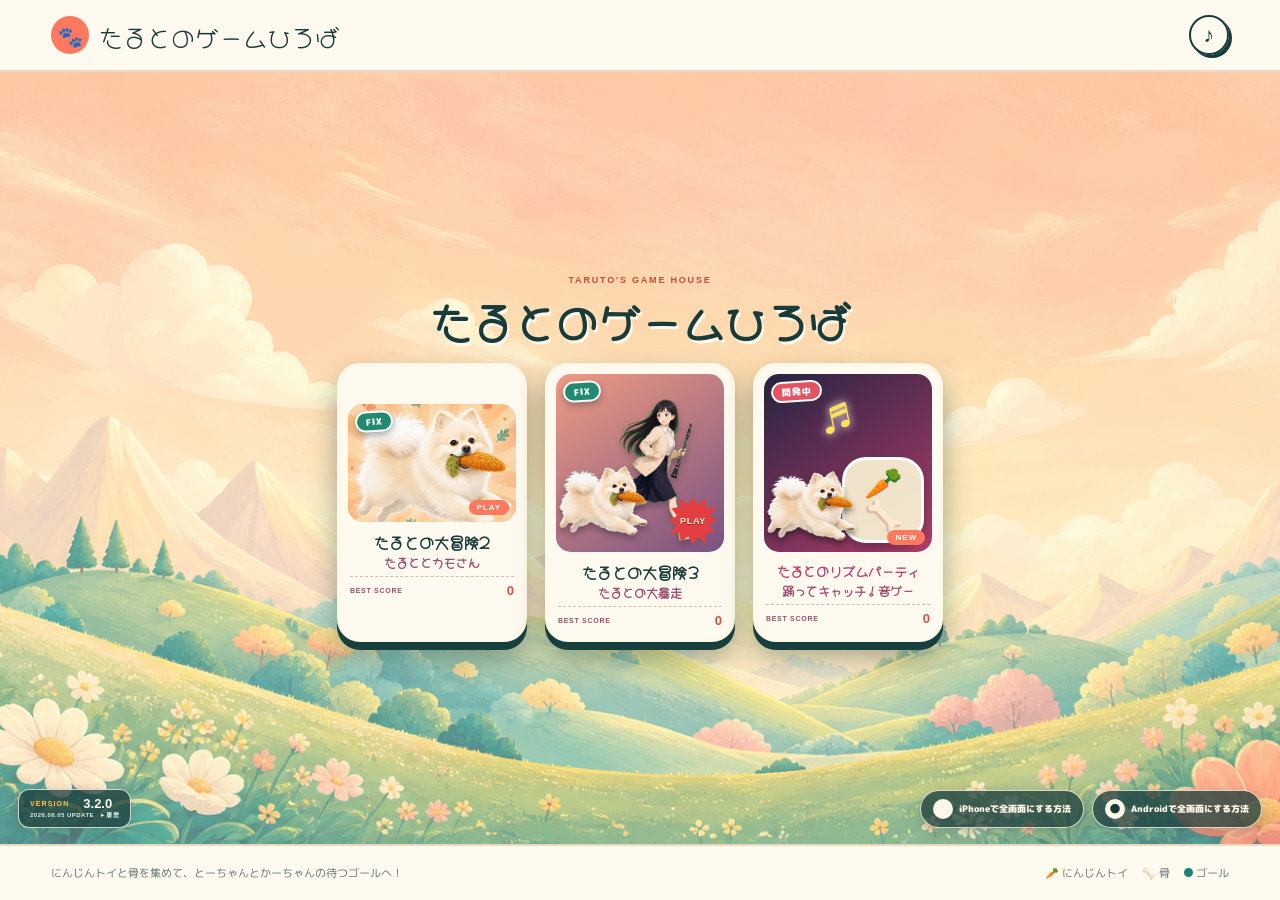
<file: index.html>
<!doctype html>
<html lang="ja">
<head>
  <meta charset="UTF-8">
  <meta name="viewport" content="width=device-width, initial-scale=1.0, viewport-fit=cover">
  <meta name="theme-color" content="#ff795f">
  <meta name="mobile-web-app-capable" content="yes">
  <meta name="apple-mobile-web-app-capable" content="yes">
  <meta name="apple-mobile-web-app-status-bar-style" content="black-translucent">
  <meta name="application-name" content="たるとのゲームひろば">
  <meta name="apple-mobile-web-app-title" content="たるとのゲームひろば">
  <link rel="manifest" href="manifest.webmanifest?v=2">
  <link rel="apple-touch-icon" href="assets/taruto-character-v3.png">
  <title>たるとのゲームひろば</title>
  <link rel="preconnect" href="https://fonts.googleapis.com">
  <link rel="preconnect" href="https://fonts.gstatic.com" crossorigin>
  <link href="https://fonts.googleapis.com/css2?family=Hachi+Maru+Pop&family=M+PLUS+Rounded+1c:wght@700;800;900&family=Noto+Sans+JP:wght@600;700;800&display=swap" rel="stylesheet">
  <link rel="stylesheet" href="style.css?v=26">
  <link rel="stylesheet" href="home-help-links.css?v=1">
  <link rel="stylesheet" href="hub-rhythm-card.css?v=1">
</head>
<body>
  <main class="game-shell">
    <header class="topbar">
      <a class="brand" href="#" aria-label="タイトルへ">
        <span class="paw">🐾</span>
        <span>たるとのゲームひろば</span>
      </a>
      <button id="soundBtn" class="icon-btn" aria-label="音を切り替える">♪</button>
    </header>

    <section class="stage-wrap">
      <canvas id="game" width="1280" height="720" aria-label="たるとの大冒険2 ゲーム画面"></canvas>
      <div id="hud" class="hud hidden">
        <div class="hud-pill"><span class="mini-tart">🐶</span><span id="lives">♥ ♥ ♥</span></div>
        <div class="hud-pill score-pill"><small>SCORE</small><b id="scoreValue">0</b></div>
        <div class="hud-pill time-pill"><small>TIME</small><b id="timeValue">240.0</b></div>
        <div class="hud-pill duck-pill"><span>🦆</span><b id="duckHud">0/0</b></div>
        <div class="hud-pill item-count-pill">
          <span>🥕</span><b id="carrotHud">0/0</b>
          <span>🦴</span><b id="boneHud">0/0</b>
        </div>
        <div class="hud-pill stage-label">たるとの道</div>
        <button id="playRetryBtn" class="play-retry-btn" type="button" aria-label="最初からリトライ" title="最初からリトライ">
          <span>↻</span><small>リトライ</small>
        </button>
        <button id="playHomeBtn" class="play-home-btn" type="button" aria-label="ホーム画面に戻る" title="ホーム画面に戻る">
          <span>←</span><small>HOME</small>
        </button>
      </div>

      <section id="startScreen" class="overlay splash-screen">
        <div class="game-hub">
          <p class="hub-eyebrow">TARUTO'S GAME HOUSE</p>
          <h2 class="hub-title">たるとのゲームひろば</h2>
          <div class="game-grid">
            <button id="startBtn" class="game-card" type="button" aria-label="たるとの大冒険2をはじめる">
              <span class="game-card-art">
                <img src="assets/taruto-character-v3.png" alt="">
                <span class="card-status fixed">FIX</span>
                <i>PLAY</i>
              </span>
              <strong>たるとの大冒険2</strong>
              <span class="game-card-subtitle">たるととカモさん</span>
              <span class="game-card-best"><small>BEST SCORE</small><b id="highScoreValue">0</b></span>
            </button>
            <a class="game-card mayu-game-card" href="mayu-run.html" aria-label="たるとの大冒険3 たるとの大暴走をはじめる">
              <span class="game-card-art mayu-card-art">
                <img class="mayu-card-person" src="assets/mayu-title-v2.png" alt="" aria-hidden="true">
                <span class="card-status fixed">FIX</span>
                <i>PLAY</i>
              </span>
              <strong>たるとの大冒険3</strong>
              <span class="game-card-subtitle">たるとの大暴走</span>
              <span class="game-card-best"><small>BEST SCORE</small><b id="mayuHighScoreValue">0</b></span>
            </a>
            <a class="game-card muscle-game-card" href="rhythm.html" aria-label="たるとのリズムパーティをはじめる">
              <span class="game-card-art muscle-card-art">
                <span class="muscle-card-taruto"></span><span class="muscle-card-kouki">🥕<br>🦴</span><span class="muscle-card-notes">♬</span>
                <span class="card-status developing">開発中</span><i>NEW</i>
              </span>
              <strong>たるとのリズムパーティ</strong>
              <span class="game-card-subtitle">踊ってキャッチ！音ゲー</span>
              <span class="game-card-best"><small>BEST SCORE</small><b id="muscleHighScoreValue">0</b></span>
            </a>
          </div>
        </div>
        <button id="versionBadge" class="version-badge" type="button" aria-label="バージョン3.2.0。変更履歴を表示" aria-haspopup="dialog">
          <span>VERSION</span>
          <b>3.2.0</b>
          <small>2026.08.05 UPDATE　▸ 履歴</small>
        </button>
        <div class="fullscreen-help-links">
          <a class="iphone-help-link" href="iphone-fullscreen.html"><span></span> iPhoneで全画面にする方法</a>
          <a class="android-help-link" href="android-fullscreen.html"><span>●</span> Androidで全画面にする方法</a>
        </div>
      </section>

      <section id="changelogModal" class="changelog-modal hidden" role="dialog" aria-modal="true" aria-labelledby="changelogTitle">
        <button id="changelogBackdrop" class="changelog-backdrop" type="button" aria-label="変更履歴を閉じる"></button>
        <div class="changelog-card">
          <button id="changelogClose" class="changelog-close" type="button" aria-label="閉じる">×</button>
          <p>TARUTO'S GAME HOUSE</p>
          <h2 id="changelogTitle">変更履歴</h2>
          <div class="changelog-list">
            <article><b>Ver. 3.2.0</b><time>2026.08.06</time><span>「たるとのリズムパーティ」を刷新。レーン・ゲージ・フィーバー・カモさんガードを追加。</span></article>
            <article><b>Ver. 3.1.4</b><time>2026.08.06</time><span>派手な段階式コンボ表示と、70%以上でクリアになるグルーヴゲージを追加。</span></article>
            <article><b>Ver. 3.1.3</b><time>2026.08.06</time><span>音ゲーの4レーンと操作ボタンを横へ広げ、判定ラインを少し上へ移動。</span></article>
            <article><b>Ver. 3.1.2</b><time>2026.08.06</time><span>音ゲーの操作ボタンを判定ラインから離し、ノーツが隠れないように調整。</span></article>
            <article><b>Ver. 3.1.1</b><time>2026.08.06</time><span>音ゲーを、たるとが踊る「たるとのリズムパーティ」へ全面リニューアル。</span></article>
            <article><b>Ver. 3.1.0</b><time>2026.08.05</time><span>親アプリの名称を「たるとのゲームひろば」に統一し、大冒険2を収録ゲームとして整理。</span></article>
            <article><b>Ver. 3.0.4</b><time>2026.08.05</time><span>ホーム画面にAndroidで全画面起動する方法の案内を追加。</span></article>
            <article><b>Ver. 3.0.3</b><time>2026.08.05</time><span>マッスルビートのボタン操作に対応端末向けの短い振動を追加。</span></article>
            <article><b>Ver. 3.0.2</b><time>2026.08.05</time><span>マッスルビートの判定ボタンをノーツの4列と同じ位置に調整。</span></article>
            <article><b>Ver. 3.0.1</b><time>2026.08.04</time><span>ゲーム開始時の強制全画面表示をやめ、ブラウザの案内が出ないように調整。</span></article>
            <article><b>Ver. 3.0.0</b><time>2026.08.04</time><span>新作「たるとのマッスルビート」のローカル試作版を追加。</span></article>
            <article><b>Ver. 2.4.0</b><time>2026.08.04</time><span>大冒険3の正式版表示、変更履歴、iPhone全画面案内を公開。</span></article>
            <article><b>Ver. 2.3.2</b><time>2026.08.04</time><span>iPhoneで全画面表示するための案内ページを追加。</span></article>
            <article><b>Ver. 2.3.1</b><time>2026.08.04</time><span>たるとの大冒険3を正式版（FIX）へ変更。変更履歴画面を追加。</span></article>
            <article><b>Ver. 2.3.0</b><time>2026.08.04</time><span>スマホ操作ボタンの長押しで文字選択メニューが出る問題を対策。</span></article>
            <article><b>Ver. 2.2.0</b><time>2026.08.01</time><span>デバッグ番号を配置確認モードだけに表示し、左から連番へ整理。</span></article>
            <article><b>Ver. 2.1.0</b><time>2026.08.01</time><span>大冒険3のステージ、敵、アイテム、クリア画面とBGMを調整。</span></article>
          </div>
        </div>
      </section>

      <section id="storyScreen" class="overlay start-screen hidden">
        <p class="eyebrow">A LITTLE FLUFFY ADVENTURE</p>
        <h1><span>たるとの</span><strong>大冒険<i class="sequel">2</i></strong></h1>
        <img class="hero-dog-photo" src="assets/taruto-character-v3.png" alt="にんじんのぬいぐるみをくわえて走る淡いクリーム色のポメラニアン、たると">
        <div class="intro story-copy">
          <p>今日はとーちゃんとかーちゃんが、ふたりでおでかけ。<br>ぼくはおうちで、ひとりでお留守番。</p>
          <p>でも、さみしくなってふたりを探しに行くことにしました。<br>道にはぼくの嫌いなのらねことカラスがいっぱい！</p>
          <p>大好きなカモさんに協力してもらいながら、無事にゴールへ着けるかな？<br>ゴールでは、とーちゃんとかーちゃんが待ってるよ。</p>
        </div>
        <button id="storyBtn" class="primary-btn"><span>冒険へ出発！</span><b>→</b></button>
        <p class="controls-hint">自動で走るよ！　 <kbd>SPACE</kbd> ジャンプ　 <kbd>X</kbd> 回し蹴り</p>
      </section>

      <section id="endScreen" class="overlay end-screen hidden">
        <div id="perfectClear" class="perfect-clear hidden" role="status" aria-label="パーフェクトクリア">
          <div class="perfect-flash">
            <div class="perfect-rays"></div>
            <i style="--x:8%;--d:.05s;--c:#ff795f">★</i><i style="--x:17%;--d:.22s;--c:#5fcea9">●</i>
            <i style="--x:27%;--d:.12s;--c:#ffc34c">◆</i><i style="--x:38%;--d:.31s;--c:#fff8e9">★</i>
            <i style="--x:49%;--d:.02s;--c:#ff795f">●</i><i style="--x:60%;--d:.18s;--c:#5fcea9">◆</i>
            <i style="--x:71%;--d:.28s;--c:#ffc34c">★</i><i style="--x:82%;--d:.08s;--c:#fff8e9">●</i>
            <i style="--x:92%;--d:.25s;--c:#ff795f">◆</i>
            <div class="perfect-title">
              <small>ALL MISSIONS COMPLETE</small>
              <strong>PERFECT!</strong>
              <span>ぜんぶ達成・ノーダメージ！</span>
            </div>
          </div>
          <div class="perfect-stamp"><span>★</span><b>PERFECT CLEAR</b><span>★</span></div>
        </div>
        <div id="greatClear" class="great-clear hidden" role="status" aria-label="3ミス以内のグレートクリア">
          <span>✦</span>
          <div><strong>GREAT CLEAR!</strong></div>
          <span>✦</span>
        </div>
        <div id="goodClear" class="good-clear hidden" role="status" aria-label="6ミス以内のグッドクリア">
          <span>●</span>
          <div><strong>GOOD CLEAR!</strong></div>
          <span>●</span>
        </div>
        <div id="tryClear" class="try-clear hidden" role="status" aria-label="7ミス以上">
          <span>▲</span>
          <div><strong>まだまだ伸びるよ！</strong></div>
          <span>▲</span>
        </div>
        <p class="eyebrow">ADVENTURE COMPLETE!</p>
        <h2>やったね、たると！</h2>
        <div id="newRecord" class="new-record hidden" role="status">
          <span>★</span><strong>NEW HIGH SCORE!</strong><span>★</span>
        </div>
        <div id="cheeseHandoff" class="cheese-handoff hidden" aria-label="たるとがとーちゃんとかーちゃんにチーズを渡す">
          <span class="handoff-taruto">🐶</span>
          <span class="handoff-cheese">🧀</span>
          <span class="handoff-parents" aria-hidden="true">
            <svg viewBox="0 0 72 44" role="img" aria-label="とーちゃんとかーちゃん">
              <circle class="parent-head dad" cx="20" cy="11" r="8"/>
              <path class="parent-hair" d="M12 10c1-10 16-11 17 1-4-3-12-4-17-1z"/>
              <path class="parent-body dad" d="M6 42c1-17 7-23 14-23s13 6 14 23z"/>
              <circle class="parent-head mom" cx="52" cy="11" r="8"/>
              <path class="parent-hair" d="M43 13c-1-15 19-15 18 0l-4 7-2-5c-3 3-7 2-10 0l-2 5z"/>
              <path class="parent-body mom" d="M38 42c1-17 7-23 14-23s13 6 14 23z"/>
              <path class="parent-heart" d="M36 20c-5-6-12 2 0 10 12-8 5-16 0-10z"/>
            </svg>
          </span>
          <strong>チーズのおみやげ、どうぞ！</strong>
        </div>
        <div class="end-medal">☀</div>
        <div class="score-summary" aria-label="スコア集計">
          <div class="score-breakdown">
            <div><span>にんじんトイ <em id="carrotCount">0個</em></span><b id="carrotScore">0</b></div>
            <div><span>ホネッコ <em id="boneCount">0個</em></span><b id="boneScore">0</b></div>
            <div><span>野良ねこ <em id="catCount">0匹</em></span><b id="catScore">0</b></div>
            <div><span>カラス <em id="crowCount">0羽</em></span><b id="crowScore">0</b></div>
            <div><span>カモさんジャンプ <em id="duckCount">0回</em></span><b id="duckScore">0</b></div>
            <div><span>おみやげチーズ <em id="cheeseCount">0個</em></span><b id="cheeseScore">0</b></div>
            <div class="penalty-row"><span>ダメージ・川落下 <em id="damageCount">0回</em></span><b id="damageScore">0</b></div>
          </div>
          <div><span>アクション・アイテム</span><b id="actionScore">0</b></div>
          <div><span>タイムボーナス（残り0.1秒×1）</span><b id="timeBonus">0</b></div>
          <div class="miss-total-row"><span>ミスカウント合計</span><strong id="missTotal">0</strong></div>
          <div class="score-total"><span>TOTAL SCORE</span><strong id="totalScore">0</strong></div>
        </div>
        <div class="credits-window" aria-label="エンディングメッセージ">
          <div id="creditsRoll" class="credits-roll"></div>
        </div>
        <button id="retryBtn" class="primary-btn"><span>もういちど遊ぶ</span><b>↻</b></button>
      </section>

      <div id="toast" class="toast hidden">にんじんトイをみつけた！</div>

      <div id="mobileControls" class="mobile-controls hidden" aria-label="スマートフォン用操作">
        <button data-key="attack" class="attack" aria-label="くるん回し蹴り">⚡<small>KICK</small></button>
        <button data-key="jump" class="jump" aria-label="ジャンプ">↑<small>JUMP</small></button>
      </div>
      <div class="rotate-notice"><span>↻</span><strong>スマホを横にしてね</strong><small>たるとが待っているよ！</small></div>
    </section>

    <footer>
      <span>にんじんトイと骨を集めて、とーちゃんとかーちゃんの待つゴールへ！</span>
      <span class="legend">🥕 にんじんトイ　 🦴 骨　 <i class="dot teal"></i> ゴール</span>
    </footer>
  </main>
  <script src="game.js?v=25"></script>
</body>
</html>
</file>
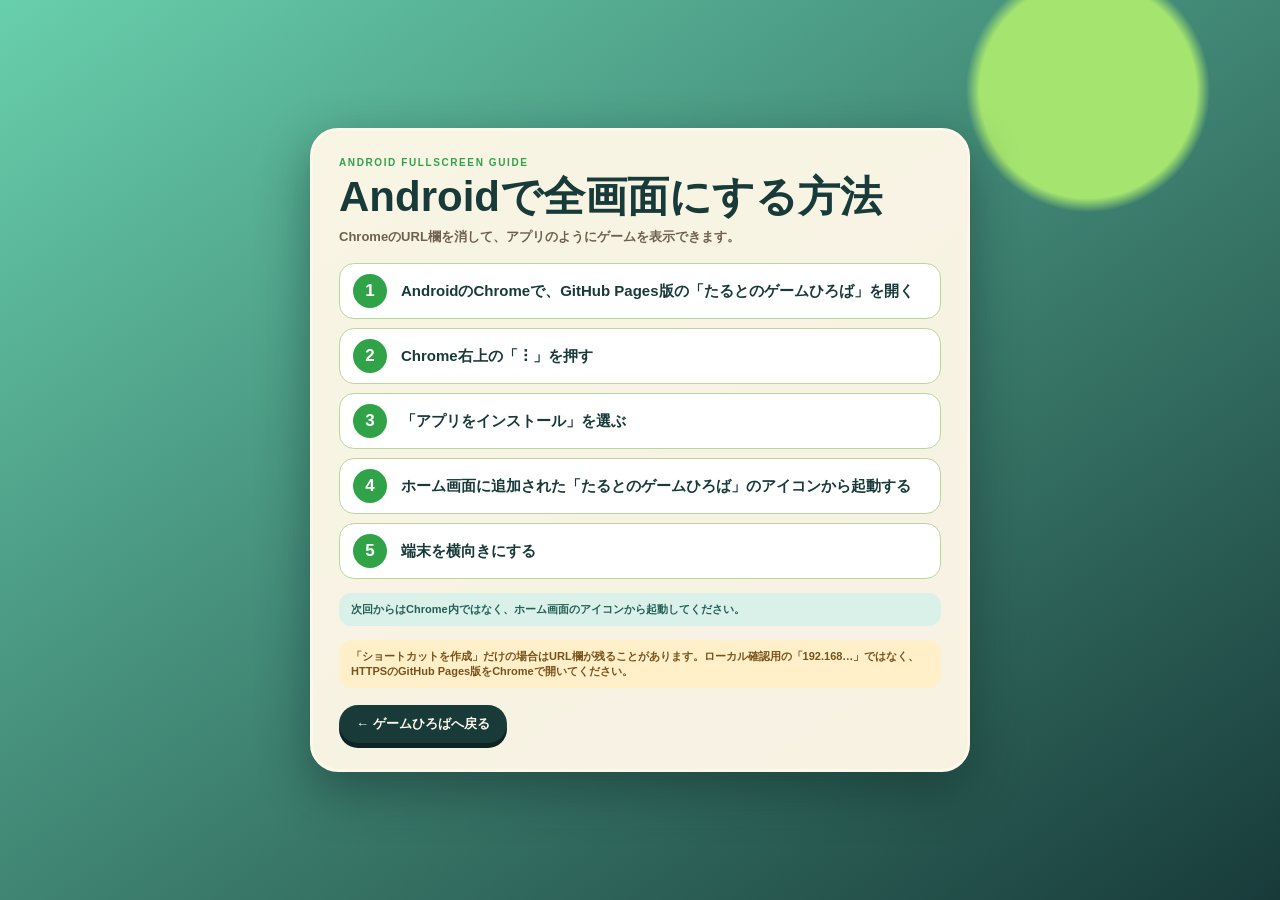
<file: android-fullscreen.html>
<!doctype html>
<html lang="ja">
<head>
  <meta charset="UTF-8">
  <meta name="viewport" content="width=device-width,initial-scale=1,viewport-fit=cover">
  <meta name="theme-color" content="#183b3a">
  <title>Androidで全画面にする方法｜たるとのゲームひろば</title>
  <style>
    *{box-sizing:border-box}body{margin:0;min-height:100dvh;padding:max(22px,env(safe-area-inset-top)) max(18px,env(safe-area-inset-right)) max(22px,env(safe-area-inset-bottom)) max(18px,env(safe-area-inset-left));display:grid;place-items:center;background:radial-gradient(circle at 85% 10%,#a4e46f 0 8%,transparent 9%),linear-gradient(145deg,#68cfac,#183b3a);color:#183b3a;font-family:Roboto,"Noto Sans JP","Yu Gothic",sans-serif}.card{width:min(660px,94vw);padding:26px;border:3px solid #fff8e9;border-radius:28px;background:#fff8e9f5;box-shadow:0 18px 50px #10272677}.eyebrow{margin:0;color:#30a349;font-size:10px;font-weight:900;letter-spacing:.16em}.card h1{margin:4px 0 6px;font-size:clamp(26px,6vw,42px);line-height:1.2}.lead{margin:0 0 17px;color:#6f604d;font-size:13px;font-weight:800}.steps{margin:0;padding:0;list-style:none;counter-reset:step;display:grid;gap:9px}.steps li{counter-increment:step;display:grid;grid-template-columns:38px 1fr;align-items:center;gap:10px;padding:10px 13px;border:1px solid #b8d89a;border-radius:15px;background:#fff}.steps li::before{content:counter(step);display:grid;place-items:center;width:34px;height:34px;border-radius:50%;background:#30a349;color:#fff;font-size:17px;font-weight:900}.steps b{font-size:15px;line-height:1.5}.note{margin:14px 0 0;padding:9px 12px;border-radius:12px;background:#d9f1e8;color:#245f56;font-size:11px;font-weight:800}.warning{background:#fff0c9;color:#795219}.back{display:inline-flex;margin-top:17px;padding:10px 17px;border-radius:99px;background:#183b3a;color:#fff8e9;text-decoration:none;font-size:13px;font-weight:900;box-shadow:0 5px 0 #0d2423}.back:active{transform:translateY(3px);box-shadow:0 2px 0 #0d2423}@media(max-height:470px) and (orientation:landscape){body{padding:8px 16px}.card{width:min(850px,95vw);padding:11px 18px;border-radius:19px}.card h1{display:inline;font-size:22px}.eyebrow{font-size:7px}.lead{display:inline;margin-left:8px;font-size:8px}.steps{grid-template-columns:1fr 1fr;gap:5px;margin-top:7px}.steps li{grid-template-columns:27px 1fr;gap:6px;padding:5px 8px}.steps li::before{width:25px;height:25px;font-size:12px}.steps b{font-size:9px}.note{display:inline-block;width:calc(50% - 4px);margin:6px 0 0;padding:5px 8px;font-size:7px;vertical-align:top}.back{position:absolute;right:max(13px,env(safe-area-inset-right));bottom:max(9px,env(safe-area-inset-bottom));margin:0;padding:6px 11px;font-size:9px}}
  </style>
</head>
<body>
  <main class="card">
    <p class="eyebrow">ANDROID FULLSCREEN GUIDE</p>
    <h1>Androidで全画面にする方法</h1>
    <p class="lead">ChromeのURL欄を消して、アプリのようにゲームを表示できます。</p>
    <ol class="steps">
      <li><b>AndroidのChromeで、GitHub Pages版の「たるとのゲームひろば」を開く</b></li>
      <li><b>Chrome右上の「︙」を押す</b></li>
      <li><b>「アプリをインストール」を選ぶ</b></li>
      <li><b>ホーム画面に追加された「たるとのゲームひろば」のアイコンから起動する</b></li>
      <li><b>端末を横向きにする</b></li>
    </ol>
    <p class="note">次回からはChrome内ではなく、ホーム画面のアイコンから起動してください。</p>
    <p class="note warning">「ショートカットを作成」だけの場合はURL欄が残ることがあります。ローカル確認用の「192.168…」ではなく、HTTPSのGitHub Pages版をChromeで開いてください。</p>
    <a class="back" href="index.html">← ゲームひろばへ戻る</a>
  </main>
</body>
</html>
</file>
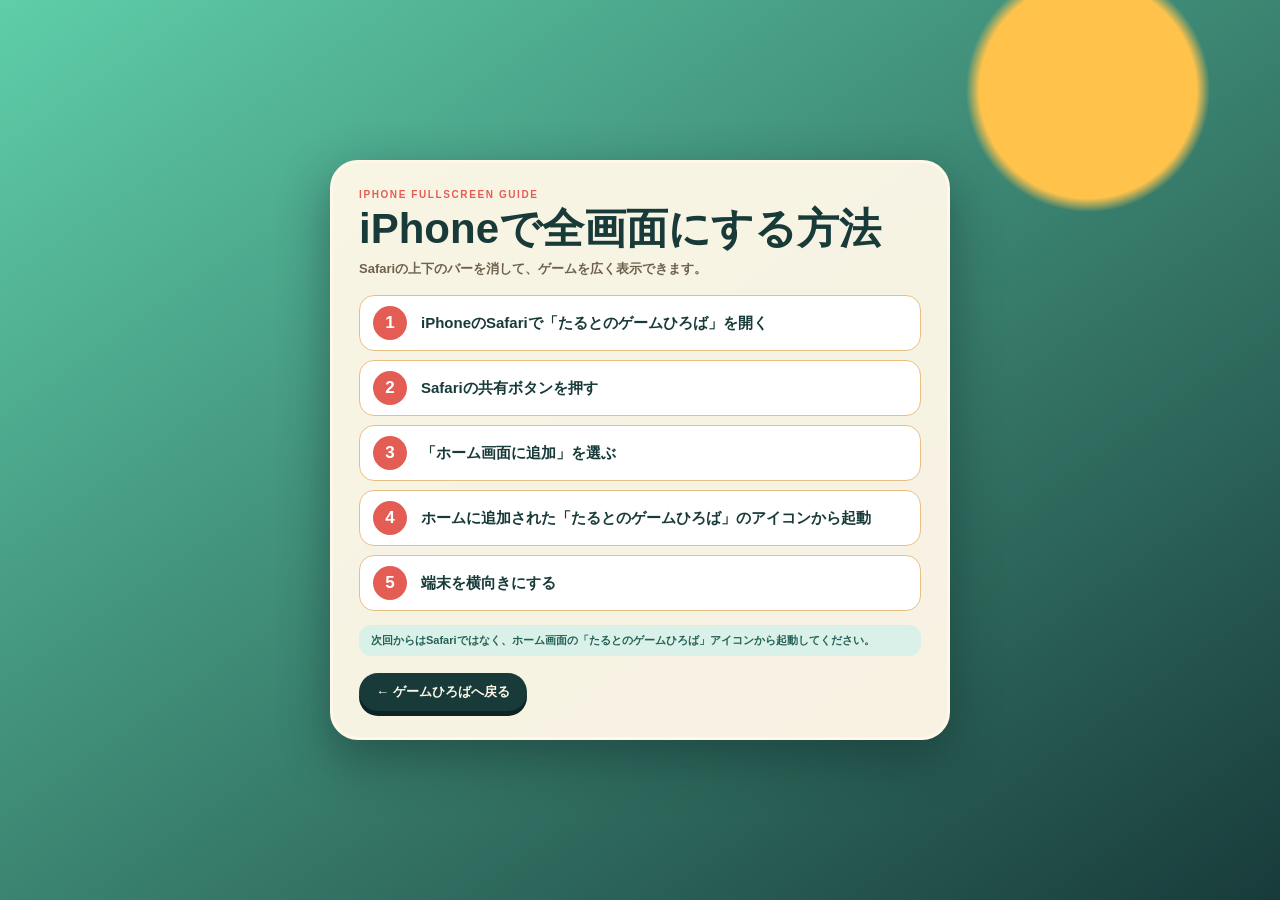
<file: iphone-fullscreen.html>
<!doctype html>
<html lang="ja">
<head>
  <meta charset="UTF-8">
  <meta name="viewport" content="width=device-width,initial-scale=1,viewport-fit=cover">
  <meta name="theme-color" content="#183b3a">
  <title>iPhoneで全画面にする方法｜たるとのゲームひろば</title>
  <style>
    *{box-sizing:border-box}body{margin:0;min-height:100dvh;padding:max(22px,env(safe-area-inset-top)) max(18px,env(safe-area-inset-right)) max(22px,env(safe-area-inset-bottom)) max(18px,env(safe-area-inset-left));display:grid;place-items:center;background:radial-gradient(circle at 85% 10%,#ffc34c 0 8%,transparent 9%),linear-gradient(145deg,#5fcea9,#183b3a);color:#183b3a;font-family:-apple-system,BlinkMacSystemFont,"Hiragino Sans","Yu Gothic",sans-serif}.card{width:min(620px,94vw);padding:26px;border:3px solid #fff8e9;border-radius:28px;background:#fff8e9f5;box-shadow:0 18px 50px #10272677}.eyebrow{margin:0;color:#e45d55;font-size:10px;font-weight:900;letter-spacing:.16em}.card h1{margin:4px 0 6px;color:#183b3a;font-size:clamp(26px,6vw,42px);line-height:1.2}.lead{margin:0 0 17px;color:#6f604d;font-size:13px;font-weight:800}.steps{margin:0;padding:0;list-style:none;counter-reset:step;display:grid;gap:9px}.steps li{counter-increment:step;display:grid;grid-template-columns:38px 1fr;align-items:center;gap:10px;padding:10px 13px;border:1px solid #e9bf83;border-radius:15px;background:#fff}.steps li::before{content:counter(step);display:grid;place-items:center;width:34px;height:34px;border-radius:50%;background:#e45d55;color:#fff;font-size:17px;font-weight:900}.steps b{font-size:15px;line-height:1.5}.note{margin:14px 0 0;padding:8px 12px;border-radius:12px;background:#d9f1e8;color:#245f56;font-size:11px;font-weight:800}.back{display:inline-flex;margin-top:17px;padding:10px 17px;border-radius:99px;background:#183b3a;color:#fff8e9;text-decoration:none;font-size:13px;font-weight:900;box-shadow:0 5px 0 #0d2423}.back:active{transform:translateY(3px);box-shadow:0 2px 0 #0d2423}@media(max-height:470px) and (orientation:landscape){body{padding:8px 16px}.card{width:min(780px,95vw);padding:12px 18px;border-radius:19px}.card h1{display:inline;font-size:23px}.eyebrow{font-size:7px}.lead{display:inline;margin-left:8px;font-size:9px}.steps{grid-template-columns:1fr 1fr;gap:5px;margin-top:7px}.steps li{grid-template-columns:27px 1fr;gap:6px;padding:5px 8px}.steps li::before{width:25px;height:25px;font-size:12px}.steps b{font-size:9px}.note{margin:6px 0 0;padding:5px 8px;font-size:8px}.back{position:absolute;right:max(13px,env(safe-area-inset-right));bottom:max(9px,env(safe-area-inset-bottom));margin:0;padding:6px 11px;font-size:9px}}
  </style>
</head>
<body>
  <main class="card">
    <p class="eyebrow">IPHONE FULLSCREEN GUIDE</p>
    <h1>iPhoneで全画面にする方法</h1>
    <p class="lead">Safariの上下のバーを消して、ゲームを広く表示できます。</p>
    <ol class="steps">
      <li><b>iPhoneのSafariで「たるとのゲームひろば」を開く</b></li>
      <li><b>Safariの共有ボタンを押す</b></li>
      <li><b>「ホーム画面に追加」を選ぶ</b></li>
      <li><b>ホームに追加された「たるとのゲームひろば」のアイコンから起動</b></li>
      <li><b>端末を横向きにする</b></li>
    </ol>
    <p class="note">次回からはSafariではなく、ホーム画面の「たるとのゲームひろば」アイコンから起動してください。</p>
    <a class="back" href="index.html">← ゲームひろばへ戻る</a>
  </main>
</body>
</html>
</file>
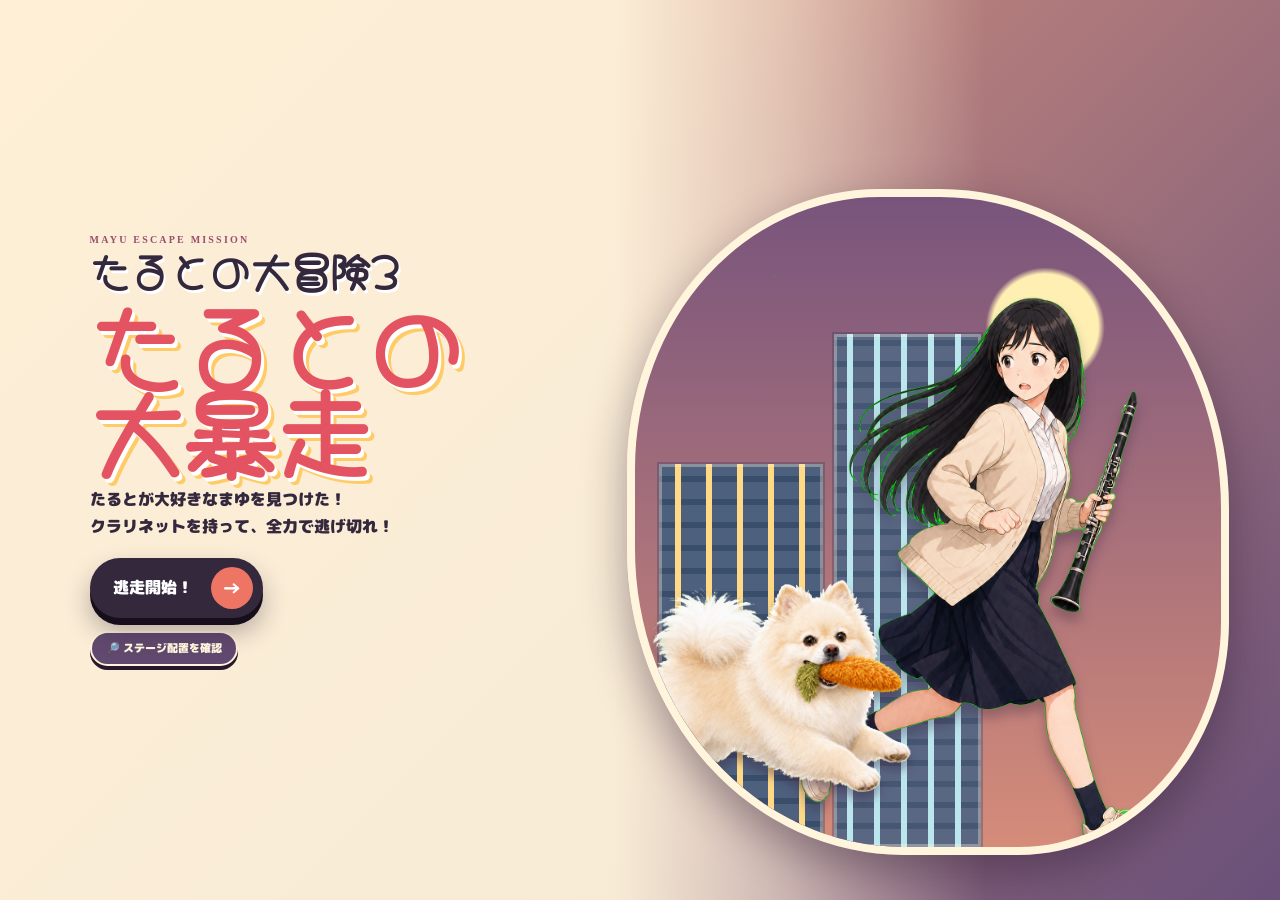
<file: mayu-run.html>
<!doctype html>
<html lang="ja">
<head>
  <meta charset="UTF-8">
  <meta name="viewport" content="width=device-width,initial-scale=1,viewport-fit=cover,user-scalable=no">
  <meta name="theme-color" content="#da786b">
  <meta name="mobile-web-app-capable" content="yes">
  <meta name="apple-mobile-web-app-capable" content="yes">
  <meta name="apple-mobile-web-app-status-bar-style" content="black-translucent">
  <title>たるとの大冒険3 たるとの大暴走</title>
  <link rel="preconnect" href="https://fonts.googleapis.com">
  <link rel="preconnect" href="https://fonts.gstatic.com" crossorigin>
  <link href="https://fonts.googleapis.com/css2?family=Hachi+Maru+Pop&family=M+PLUS+Rounded+1c:wght@700;800;900&display=swap" rel="stylesheet">
  <link rel="stylesheet" href="mayu-run.css?v=32">
</head>
<body>
  <audio id="bgm" src="assets/mayu-kawaii-8bit.mp3?v=1" loop preload="auto"></audio>
  <main class="run-shell">
    <canvas id="runGame" width="1280" height="720" aria-label="たるとの大冒険3 たるとの大暴走"></canvas>
    <div id="hud" class="hud hidden">
      <div class="hud-pill life"><span>👩🏻</span><b id="lives">♥ ♥ ♥</b></div>
      <div class="hud-pill"><small>SCORE</small><b id="score">0</b></div>
      <div class="hud-pill"><small>BEST 3</small><b id="mayuBest">0</b></div>
      <div class="hud-pill"><small>TIME</small><b id="time">405.0</b></div>
      <div class="hud-pill distance"><small>たると距離</small><b id="distance">400</b></div>
      <div id="powerBadge" class="boost-badge hidden">⭐ 音符3方向</div>
      <button id="homeBtn" class="hud-action home" type="button">← HOME</button>
      <button id="retryBtn" class="hud-action retry" type="button">↻ リトライ</button>
      <button id="pauseBtn" class="hud-action pause" type="button" aria-label="一時停止"><span>Ⅱ</span> ポーズ</button>
    </div>

    <section id="titleScreen" class="screen title-screen">
      <div class="title-copy">
        <p>MAYU ESCAPE MISSION</p>
        <h1><small>たるとの大冒険3</small>たるとの<br>大暴走</h1>
        <p class="lead">たるとが大好きなまゆを見つけた！<br>クラリネットを持って、全力で逃げ切れ！</p>
        <button id="storyBtn" class="primary-btn" type="button"><span>逃走開始！</span><b>→</b></button>
        <button id="mapDebugBtn" class="map-debug-entry" type="button">🔎 ステージ配置を確認</button>
      </div>
      <div class="title-scene" aria-hidden="true"><img class="mayu-title-art" src="assets/mayu-title-v2.png" alt=""><img class="taruto" src="assets/taruto-card-v1.png" alt=""><i>💨</i></div>
    </section>

    <section id="storyScreen" class="screen story-screen hidden">
      <div class="story-card">
        <p>STORY</p><h2>まゆ、逃げて！</h2>
        <div class="relationship"><span>🐕</span><b>だいすき！</b><i>→</i><span>👩🏻</span><b>ちょっと苦手…</b></div>
        <p>黒髪の女子大生・まゆは、とーちゃんとかーちゃんの姪っ子。<br>たるとはまゆが大好きだけど、まゆはたるとがちょっと苦手。</p>
        <p>追いつかれる前に、ゴールで待つとーちゃんとかーちゃんのところへ逃げよう！<br>まゆのクラリネットから出る音符で、酔っぱらいのおじさんたちをやっつけろ！<br>いちごで回復し、ホネッコでたるとの気をそらそう。飛んでくるカモさんには音符を届けて喜んでもらおう！</p>
        <button id="startBtn" class="primary-btn" type="button"><span>全力で逃げる！</span><b>→</b></button>
        <small>自動で走るよ　SPACE：ジャンプ（長押しで高く）　X：音符ショット</small>
      </div>
    </section>

    <section id="resultScreen" class="screen result-screen hidden">
      <div class="result-copy">
        <p>ESCAPE COMPLETE!</p><h2>まゆ、逃げ切った！</h2>
        <div class="score-summary"><div class="score-breakdown">
          <div><span>いちご <em id="strawberryResult">0/0個 ×100</em></span><b id="strawberryScore">0</b></div>
          <div><span>ぶどう <em id="chocolateResult">0/0房 ×50</em></span><b id="chocolateScore">0</b></div>
          <div><span>ホネッコ <em id="boneResult">0/0個 ×50</em></span><b id="boneScore">0</b></div>
          <div><span>金のいちご <em id="goldResult">0/2個 ×300</em></span><b id="goldScore">0</b></div>
          <div><span>虹色のいちご <em id="rainbowResult">0/1個 ×1500</em></span><b id="rainbowScore">0</b></div>
          <div><span>酔っ払い <em id="enemyResult">0/0人 ×100</em></span><b id="enemyScore">0</b></div>
          <div><span>カモさん退散 <em id="duckResult">0羽</em></span><b id="duckScore">0</b></div>
          <div class="penalty-row"><span>ダメージ・落下 <em id="damageResult">0回 ×-50</em></span><b id="damageScore">0</b></div>
        </div><div><span>アクション・アイテム</span><b id="actionScore">0</b></div><div><span>タイムボーナス（残り0.1秒×1）</span><b id="timeBonus">0</b></div><div class="miss-total-row"><span>ミスカウント合計 <em class="miss-note">※カモは含めない</em></span><strong id="missTotal">0</strong></div><div class="score-total"><span>TOTAL SCORE</span><strong id="totalScore">0</strong></div></div>
        <div class="result-best"><small>ADVENTURE 3 BEST</small><b id="resultBest">0</b><em id="newBestLabel" class="hidden">NEW RECORD!</em></div>
        <div class="grade-panel">
          <small>FINAL GRADE</small><b id="resultGrade">PERFECT</b>
        </div>
        <button id="againBtn" class="primary-btn" type="button"><span>もう一度逃げる</span><b>↻</b></button><a href="index.html">ゲームひろばへ</a>
      </div>
      <div class="mayu-credits-window" aria-label="エンディングメッセージ"><div id="mayuCreditsRoll" class="mayu-credits-roll"></div></div>
      <div id="perfectCelebration" class="perfect-celebration hidden" aria-hidden="true">
        <div class="perfect-rays"></div>
        <div class="perfect-title"><small>NO MISS COMPLETE!</small><strong>PERFECT!</strong><span>★ まゆ、完全逃走！ ★</span></div>
        <i>★</i><i>●</i><i>◆</i><i>★</i><i>●</i><i>◆</i><i>★</i><i>●</i><i>◆</i><i>★</i><i>●</i><i>◆</i>
      </div>
      <div id="highScoreCelebration" class="high-score-celebration hidden" aria-hidden="true"><small>記録更新！</small><strong>NEW HIGH SCORE!</strong></div>
    </section>

    <div id="mobileControls" class="mobile-controls hidden">
      <button id="attackBtn" class="attack" type="button">♪<small>NOTE SHOT</small></button>
      <button id="jumpBtn" class="jump" type="button">↑<small>JUMP</small></button>
    </div>
    <div id="pauseOverlay" class="pause-overlay hidden" aria-live="polite"><small>GAME PAUSED</small><strong>一時停止中</strong><span>右上の ▶ 再開 でゲームに戻ります</span></div>
    <div id="gameOverOverlay" class="game-over-overlay hidden" aria-live="assertive"><small>GAME OVER</small><strong>まゆは力尽きました</strong><b id="restartCount">3</b><span>スタート地点から再開します</span></div>
    <div id="biteEffect" class="bite-effect hidden" aria-hidden="true"><div class="bite-jaw top"></div><div class="bite-jaw bottom"></div><strong>ガブッ!!</strong><span>たるとに噛まれた！</span></div>
    <div id="message" class="message hidden">たるとが追いかけてくる！</div>
    <div id="mapDebugControls" class="map-debug-controls hidden" aria-label="ステージ配置確認モード"><strong>配置確認モード</strong><small><span id="mapDebugPosition">0%</span>　画面を左右にドラッグ</small><div><button id="mapDebugLeft" type="button" aria-label="左へ移動">◀</button><button id="mapDebugExit" type="button">終了</button><button id="mapDebugRight" type="button" aria-label="右へ移動">▶</button></div></div>
    <div class="rotate-notice"><span>↻</span><b>スマホを横向きにしてね</b></div>
  </main>
  <script src="mayu-run.js?v=86"></script>
</body>
</html>
</file>
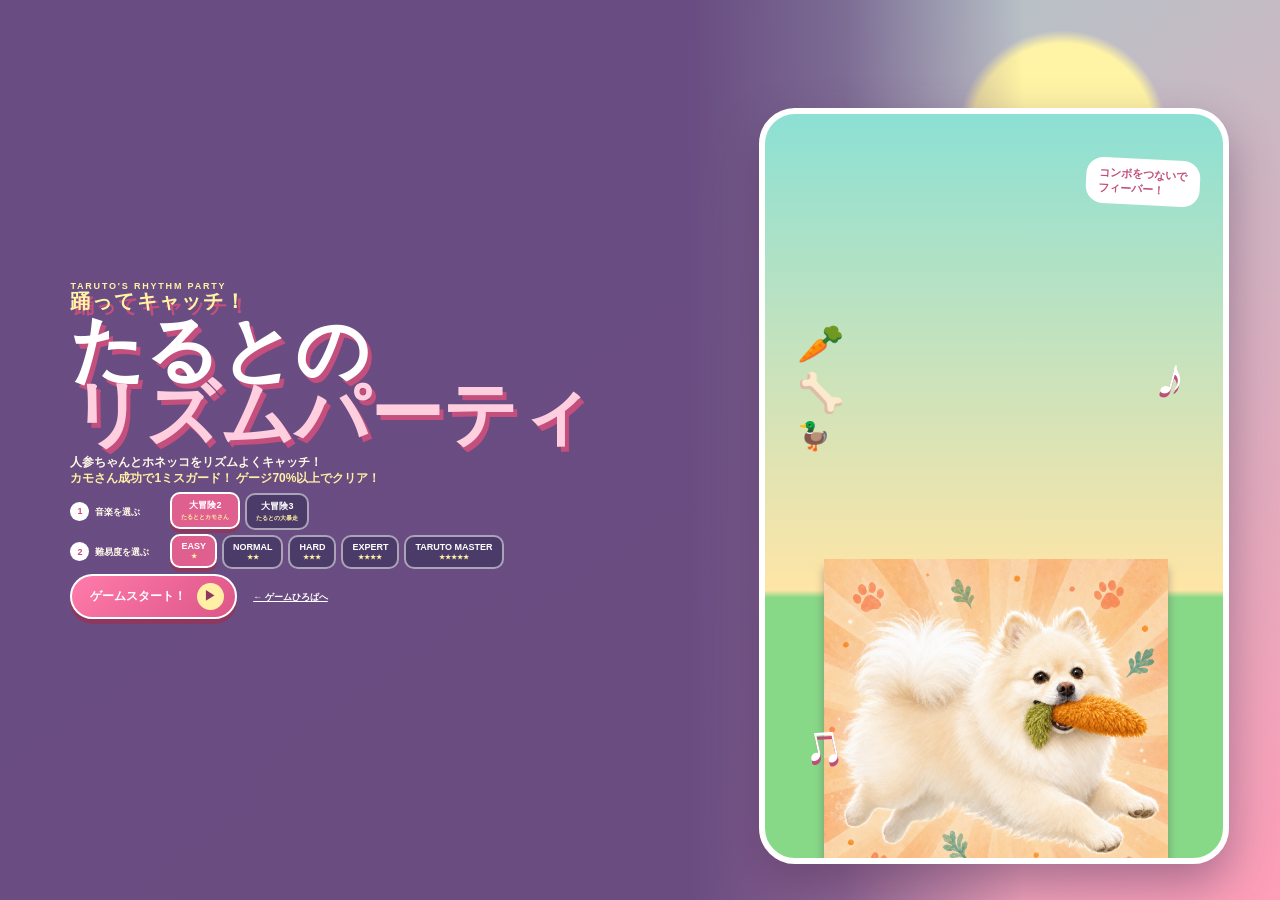
<file: rhythm.html>
<!doctype html>
<html lang="ja">
<head>
  <meta charset="UTF-8">
  <meta name="viewport" content="width=device-width,initial-scale=1,viewport-fit=cover,user-scalable=no">
  <meta name="theme-color" content="#ff8ab3">
  <meta name="mobile-web-app-capable" content="yes">
  <meta name="apple-mobile-web-app-capable" content="yes">
  <meta name="apple-mobile-web-app-status-bar-style" content="black-translucent">
  <title>たるとのリズムパーティ</title>
  <link rel="stylesheet" href="rhythm.css?v=3">
  <link rel="stylesheet" href="rhythm-details.css?v=5">
</head>
<body>
  <main class="rhythm-shell">
    <canvas id="rhythmGame" width="1280" height="720" aria-label="たるとのリズムパーティ"></canvas>

    <section id="rhythmTitle" class="rhythm-screen title-screen">
      <div class="title-copy">
        <p>TARUTO'S RHYTHM PARTY</p>
        <h1><small>踊ってキャッチ！</small>たるとの<br><strong>リズムパーティ</strong></h1>
        <p class="lead">人参ちゃんとホネッコをリズムよくキャッチ！<br><em>カモさん成功で1ミスガード！ ゲージ70%以上でクリア！</em></p>
        <div class="select-step">
          <b><i>1</i> 音楽を選ぶ</b>
          <div class="music-panel" aria-label="音楽を選択">
            <button data-song="0" class="selected">大冒険2<small>たるととカモさん</small></button>
            <button data-song="1">大冒険3<small>たるとの大暴走</small></button>
          </div>
        </div>
        <div class="select-step">
          <b><i>2</i> 難易度を選ぶ</b>
          <div class="difficulty-panel" aria-label="難易度を選択">
            <button data-level="0" class="selected">EASY<small>★</small></button>
            <button data-level="1">NORMAL<small>★★</small></button>
            <button data-level="2">HARD<small>★★★</small></button>
            <button data-level="3">EXPERT<small>★★★★</small></button>
            <button data-level="4">TARUTO MASTER<small>★★★★★</small></button>
          </div>
        </div>
        <button id="rhythmStart" class="main-btn" type="button">ゲームスタート！ <b>▶</b></button>
        <a class="home-link" href="index.html">← ゲームひろばへ</a>
      </div>
      <div class="title-art" aria-hidden="true">
        <span class="party-note n1">♪</span><span class="party-note n2">♫</span>
        <img src="assets/taruto-character-v3.png" alt="">
        <div class="title-items"><span>🥕</span><span>🦴</span><span>🦆</span></div>
        <b>コンボをつないで<br>フィーバー！</b>
      </div>
    </section>

    <section id="rhythmResult" class="rhythm-screen result-screen hidden">
      <div class="result-card">
        <p>RHYTHM PARTY RESULT</p>
        <h2 id="resultTitle">ダンス終了！</h2>
        <div class="party-result">
          <div class="result-taruto"><img src="assets/taruto-character-v3.png" alt="踊るたると"><span>♪</span></div>
          <div class="item-result"><span>🥕 人参ちゃん <b id="carrotCount">0</b></span><span>🦴 ホネッコ <b id="boneCount">0</b></span><span>🦆 カモさん <b id="duckCount">0</b></span></div>
          <div class="grade"><small>DANCE GRADE</small><strong id="resultGrade">A</strong><b id="danceName">ノリノリたると</b></div>
        </div>
        <div class="result-stats">
          <span>PERFECT <b id="perfectCount">0</b></span><span>GREAT <b id="greatCount">0</b></span>
          <span>GOOD <b id="goodCount">0</b></span><span>MISS <b id="missCount">0</b></span>
          <span>MAX COMBO <b id="maxComboResult">0</b></span><span>GROOVE <b id="resultGauge">0%</b></span><span>SCORE <b id="finalScore">0</b></span>
        </div>
        <div class="result-actions"><button id="rhythmRetry" class="main-btn" type="button">もう一度 <b>↻</b></button><a href="index.html">ゲームひろばへ</a></div>
      </div>
    </section>

    <header id="rhythmHud" class="rhythm-hud hidden">
      <button id="rhythmHome" type="button">← HOME</button>
      <div><small>SCORE</small><b id="rhythmScore">0</b></div>
      <div><small>COMBO</small><b id="rhythmCombo">0</b></div>
      <div><small>BEST</small><b id="rhythmBest">0</b></div>
      <div><small>LEVEL</small><b id="rhythmLevel">EASY</b></div>
      <div id="feverHud" class="fever-pill"><small>FEVER</small><b id="feverValue">READY</b></div>
    </header>
    <div id="judgeText" class="judge-text hidden">PERFECT!</div>
    <div id="comboBurst" class="combo-burst hidden"><strong id="comboBurstValue">0</strong><span>COMBO!</span></div>
    <div id="feverBanner" class="fever-banner hidden">FEVER TIME!</div>
    <div id="countdown" class="countdown hidden">3</div>
    <div id="laneControls" class="lane-controls hidden" aria-label="リズムゲーム操作">
      <button data-lane="0"><b>D</b><small>ピンク</small></button><button data-lane="1"><b>F</b><small>きいろ</small></button>
      <button data-lane="2"><b>J</b><small>みどり</small></button><button data-lane="3"><b>K</b><small>みずいろ</small></button>
    </div>
    <audio id="rhythmBgm" preload="auto"></audio>
    <div class="rotate-notice"><span>↻</span><b>スマホを横向きにしてね</b></div>
  </main>
  <script src="rhythm.js?v=8"></script>
</body>
</html>
</file>
<file: style.css>
:root{--ink:#183b3a;--cream:#fff8e9;--coral:#ff795f;--sun:#ffc34c;--teal:#1d8177}
*{box-sizing:border-box}
html,body{margin:0;min-height:100%;background:#f7ead0;color:var(--ink);font-family:"M PLUS Rounded 1c",sans-serif}
body{overflow-x:hidden;background-image:radial-gradient(#e7ceb0 1px,transparent 1px);background-size:18px 18px}
button,a{-webkit-tap-highlight-color:transparent}
.game-shell{width:min(1460px,100%);margin:auto;min-height:100vh;background:var(--cream);box-shadow:0 0 60px #7f67432b;display:flex;flex-direction:column}
.topbar{height:72px;padding:0 clamp(18px,4vw,56px);display:flex;align-items:center;justify-content:space-between;background:#fffaf0;border-bottom:2px solid #eadabd;z-index:5}
.brand{display:flex;align-items:center;gap:10px;color:var(--ink);text-decoration:none;font-family:"Hachi Maru Pop";font-size:clamp(17px,2vw,24px)}
.paw{display:grid;place-items:center;width:38px;height:38px;background:var(--coral);border-radius:50%;font-size:20px}
.icon-btn{width:40px;height:40px;border:2px solid var(--ink);border-radius:50%;background:transparent;color:var(--ink);font-size:21px;font-weight:900;cursor:pointer;box-shadow:3px 3px 0 var(--ink)}
.icon-btn.off{opacity:.35;text-decoration:line-through}
.stage-wrap{position:relative;flex:1;min-height:0;overflow:hidden;background:#93d7c4;isolation:isolate}
canvas{display:block;width:100%;height:auto;max-height:calc(100vh - 128px);aspect-ratio:16/9;object-fit:cover}
.overlay{position:absolute;inset:0;display:flex;flex-direction:column;align-items:center;justify-content:center;text-align:center;padding:24px;background:linear-gradient(90deg,#fff8e9ed 0%,#fff8e9b8 42%,transparent 74%),url("assets/tart-adventure-bg.png") center/cover;color:var(--ink);transition:.35s}
.splash-screen{background:linear-gradient(#fff8e952,#fff8e952),url("assets/tart-adventure-bg.png") center/cover}
.splash-btn{transform:scale(1.15);box-shadow:0 10px 0 #0c2928,0 18px 35px #183b3a69}
.splash-btn:hover{transform:scale(1.15) translateY(-3px)}
.game-hub{display:flex;flex-direction:column;align-items:center}.hub-eyebrow{margin:0 0 3px;color:#c54c3a;font:900 9px "Trebuchet MS",sans-serif;letter-spacing:.2em}.hub-title{margin:0 0 14px;color:#183b3a;font:900 clamp(22px,4vw,42px) "Hachi Maru Pop","M PLUS Rounded 1c",sans-serif;text-shadow:2px 3px 0 #fff8e9}.game-grid{display:grid;grid-template-columns:repeat(auto-fit,minmax(150px,190px));justify-content:center;gap:18px;width:min(760px,90vw)}.game-card{padding:8px 8px 11px;border:3px solid #fff8e9;border-radius:23px;background:#fffaf0;color:#183b3a;box-shadow:0 8px 0 #173f3d,0 15px 28px #183b3a66;cursor:pointer;transition:.18s}.game-card:hover{transform:translateY(-4px);box-shadow:0 12px 0 #173f3d,0 19px 32px #183b3a66}.game-card:active{transform:translateY(5px);box-shadow:0 3px 0 #173f3d}.game-card-art{position:relative;display:block;height:118px;overflow:hidden;border-radius:15px;background:linear-gradient(145deg,#bde7df,#ffc88d)}.game-card-art img{width:100%;height:100%;object-fit:cover;object-position:center 38%}.game-card-art i{position:absolute;right:7px;bottom:7px;padding:3px 8px;border-radius:99px;background:#ff795f;color:#fff;font:900 8px "Trebuchet MS",sans-serif;letter-spacing:.12em}.game-card strong{display:block;margin:9px 2px 1px;font:900 15px "Hachi Maru Pop","M PLUS Rounded 1c",sans-serif}.game-card small{display:block;color:#1d8177;font-size:8px;font-weight:900;letter-spacing:.12em}
.version-badge{position:absolute;left:max(18px,env(safe-area-inset-left));bottom:max(16px,env(safe-area-inset-bottom));display:grid;grid-template-columns:auto auto;align-items:center;gap:1px 7px;padding:7px 11px;border:1px solid #fff8e9c9;border-radius:11px;background:#183b3abf;color:#fff8e9;box-shadow:0 5px 15px #183b3a3d;text-align:left;font-family:"Trebuchet MS",sans-serif;cursor:pointer}.version-badge:active{transform:translateY(2px)}.version-badge span{color:#ffc34c;font-size:7px;font-weight:900;letter-spacing:.16em}.version-badge b{font-size:13px;line-height:1}.version-badge small{grid-column:1/-1;color:#d9eee7;font-size:6px;font-weight:700;letter-spacing:.08em}
.iphone-help-link{position:absolute;right:max(18px,env(safe-area-inset-right));bottom:max(16px,env(safe-area-inset-bottom));display:flex;align-items:center;gap:6px;padding:8px 12px;border:1px solid #fff8e9c9;border-radius:99px;background:#183b3abf;color:#fff8e9;text-decoration:none;box-shadow:0 5px 15px #183b3a3d;font-size:9px;font-weight:900}.iphone-help-link span{display:grid;place-items:center;width:20px;height:20px;border-radius:50%;background:#fff8e9;color:#183b3a;font-size:12px}.iphone-help-link:active{transform:translateY(2px)}
.changelog-modal{position:absolute;z-index:60;inset:0;display:grid;place-items:center;padding:max(16px,env(safe-area-inset-top)) max(16px,env(safe-area-inset-right)) max(16px,env(safe-area-inset-bottom)) max(16px,env(safe-area-inset-left))}.changelog-backdrop{position:absolute;inset:0;border:0;background:#142e2dc9}.changelog-card{position:relative;z-index:1;width:min(580px,88vw);max-height:82dvh;padding:20px 24px;border:3px solid #fff8e9;border-radius:24px;background:linear-gradient(145deg,#fff8e9,#ffe7bd);color:#183b3a;box-shadow:0 18px 55px #102726aa;overflow:auto}.changelog-card>p{margin:0;color:#d65e53;font:900 8px "Trebuchet MS";letter-spacing:.2em}.changelog-card h2{margin:2px 0 12px;font:900 30px "Hachi Maru Pop","M PLUS Rounded 1c";color:#e45d55}.changelog-close{position:absolute;right:12px;top:10px;width:34px;height:34px;border:0;border-radius:50%;background:#183b3a;color:#fff8e9;font-size:23px;font-weight:900;cursor:pointer}.changelog-list{display:grid;gap:8px}.changelog-list article{display:grid;grid-template-columns:auto 1fr;gap:2px 9px;padding:8px 11px;border:1px solid #e7ba79;border-radius:12px;background:#ffffffa8}.changelog-list b{color:#218b72;font:900 13px "Trebuchet MS"}.changelog-list time{align-self:center;color:#8c725b;font-size:9px;font-weight:900}.changelog-list span{grid-column:1/-1;font-size:11px;font-weight:800;line-height:1.45}
@media(max-width:950px) and (orientation:landscape){.changelog-card{width:min(570px,78vw);max-height:88dvh;padding:10px 16px;border-radius:17px}.changelog-card h2{margin:0 0 6px;font-size:21px}.changelog-close{right:8px;top:7px;width:27px;height:27px;font-size:18px}.changelog-list{grid-template-columns:1fr 1fr;gap:5px}.changelog-list article{padding:5px 8px}.changelog-list b{font-size:10px}.changelog-list time{font-size:7px}.changelog-list span{font-size:8px;line-height:1.3}}
@media(max-width:950px) and (orientation:landscape){.iphone-help-link{right:max(10px,env(safe-area-inset-right));bottom:max(8px,env(safe-area-inset-bottom));padding:5px 9px;font-size:7px}.iphone-help-link span{width:17px;height:17px;font-size:10px}}
.game-card-subtitle{display:block;margin-top:2px;color:#9b4e6e;font:900 12px "Hachi Maru Pop","M PLUS Rounded 1c",sans-serif;line-height:1.25}
.game-card-best{display:flex;align-items:center;justify-content:space-between;gap:8px;margin:7px 2px 0;padding-top:6px;border-top:1px dashed #d8bfa4;color:#183b3a}.game-card-best small{color:#9b4e6e;font:900 7px "Trebuchet MS",sans-serif;letter-spacing:.1em}.game-card-best b{color:#d95145;font:900 13px "Trebuchet MS",sans-serif}
.card-status{position:absolute;z-index:5;left:7px;top:7px;padding:4px 9px;border:2px solid #fff;border-radius:999px;color:#fff;font:900 9px "M PLUS Rounded 1c",sans-serif;line-height:1;letter-spacing:.08em;box-shadow:0 3px 7px #28343c66;transform:rotate(-4deg)}.card-status.fixed{background:#218b72}.card-status.developing{background:#e45362;animation:statusPulse 1.2s ease-in-out infinite alternate}@keyframes statusPulse{to{transform:rotate(-4deg) scale(1.08);filter:brightness(1.12)}}
@media(max-width:950px) and (orientation:landscape){.game-card-subtitle{font-size:10px}}
@media(max-width:950px) and (orientation:landscape){.game-card-best{margin-top:4px;padding-top:3px}.game-card-best small{font-size:6px}.game-card-best b{font-size:10px}}
.hidden{opacity:0!important;pointer-events:none!important;visibility:hidden}
.start-screen{align-items:flex-start;text-align:left;padding-left:clamp(24px,8vw,110px)}
.eyebrow{margin:0 0 10px;color:#c54c3a;letter-spacing:.22em;font-size:12px;font-weight:900}
h1{margin:0;font-family:"Hachi Maru Pop";line-height:.9;filter:drop-shadow(4px 5px 0 #fff)}
h1 span{display:block;font-size:clamp(33px,5vw,68px)}
h1 strong{display:block;color:var(--coral);font:900 clamp(64px,9vw,126px)/1 "M PLUS Rounded 1c",sans-serif;letter-spacing:.02em;transform:rotate(-1deg);-webkit-text-stroke:1px #fff8e9;text-shadow:4px 5px 0 #f3b83d}
.sequel{display:inline-grid;place-items:center;width:.72em;height:.72em;margin-left:.12em;border-radius:50%;background:#ffc34c;color:#183b3a;font:900 .66em/1 "M PLUS Rounded 1c",sans-serif;letter-spacing:0;vertical-align:.1em;-webkit-text-stroke:0;box-shadow:0 0 0 3px #fff8e9,3px 4px 0 #183b3a;transform:rotate(5deg)}
.intro{font-size:clamp(13px,1.5vw,18px);line-height:1.9;margin:14px 0 18px;max-width:560px}
.story-copy p{margin:0 0 8px}.story-copy p:last-child{margin-bottom:0}
.primary-btn{display:flex;align-items:center;gap:22px;padding:8px 9px 8px 26px;border:0;border-radius:999px;background:var(--ink);color:#fff;font:800 16px inherit;cursor:pointer;box-shadow:0 8px 0 #0c2928,0 14px 25px #183b3a4c;transition:.15s}
.primary-btn:hover{transform:translateY(-3px);box-shadow:0 11px 0 #0c2928,0 17px 28px #183b3a4c}
.primary-btn:active{transform:translateY(5px);box-shadow:0 3px 0 #0c2928}
.primary-btn b{display:grid;place-items:center;width:42px;height:42px;background:var(--coral);border-radius:50%;font-size:21px}
.controls-hint{font-size:12px;margin:16px 0 0;color:#51706d}
kbd{display:inline-grid;place-items:center;min-width:28px;height:25px;padding:0 6px;background:#fff;border:1px solid #b5afa1;border-radius:6px;box-shadow:0 2px #afa798;font:800 11px inherit}
.hero-dog-photo{position:absolute;right:2%;bottom:-7%;width:min(51vw,660px);aspect-ratio:1;object-fit:cover;border-radius:50%;border:10px solid #fff8e9;box-shadow:0 20px 50px #65452d52;transform:rotate(3deg)}
.dog-body{position:absolute;bottom:8px;left:35px;width:165px;height:155px;border-radius:50% 55% 42% 46%;background:radial-gradient(circle at 50% 40%,#fff5d7 0 30%,#e9ae58 62%,#b96e35);box-shadow:inset -15px -12px 0 #c47b3c}
.dog-head{position:absolute;z-index:2;top:10px;left:28px;width:185px;height:175px;border-radius:48% 52% 48% 46%;background:radial-gradient(circle at 48% 42%,#fff9e7 0 22%,#efbd72 52%,#c97e3d 82%);box-shadow:inset 0 -12px 0 #d68d44}
.ear{position:absolute;top:-9px;width:67px;height:79px;background:#bd7138;clip-path:polygon(50% 0,100% 100%,0 84%);z-index:-1}.ear.left{left:8px;transform:rotate(-17deg)}.ear.right{right:6px;transform:rotate(18deg)}
.face:before,.face:after{content:"";position:absolute;top:66px;width:14px;height:19px;border-radius:50%;background:#183b3a}.face:before{left:52px}.face:after{right:52px}
.muzzle{position:absolute;left:62px;top:81px;width:64px;height:54px;border-radius:50%;background:#fff7e7}
.muzzle:before{content:"";position:absolute;left:23px;top:6px;width:20px;height:14px;border-radius:50% 50% 60% 60%;background:#2b342f}
.muzzle:after{content:"";position:absolute;left:27px;top:23px;width:15px;height:13px;border-radius:0 0 50% 50%;background:#ed776a}
.dog-tail{position:absolute;right:-5px;bottom:64px;width:100px;height:120px;border:30px solid #d98d47;border-left-color:transparent;border-bottom-color:transparent;border-radius:50%;transform:rotate(30deg)}
.scarf{position:absolute;z-index:3;left:55px;top:156px;width:135px;height:26px;background:var(--teal);border-radius:50%}.scarf:after{content:"";position:absolute;right:-15px;top:10px;width:58px;height:25px;background:var(--teal);transform:rotate(25deg);clip-path:polygon(0 0,100% 48%,10% 100%)}
.hud{position:absolute;z-index:4;inset:20px 24px auto;display:flex;gap:12px;align-items:center;transition:.3s}
.hud-pill{height:44px;display:flex;align-items:center;gap:9px;padding:0 16px;background:#fffaf0e8;border:2px solid #fff;border-radius:99px;box-shadow:0 5px 16px #16484229;font-weight:900}
.hud-pill:first-child{color:#e2504b}.mini-tart{font-size:23px}.hud-pill small{color:#718480;font-size:9px;letter-spacing:.08em}.score-pill b{color:#dc7048;min-width:54px;text-align:right}.time-pill b{color:#1d8177;min-width:28px;text-align:right}.stage-label{margin-left:auto;color:var(--teal)}
.duck-pill{color:#1d8177}.duck-pill span{font-size:20px}.duck-pill b{min-width:28px;font-size:12px}
.item-count-pill{gap:5px;padding:0 11px}.item-count-pill span{font-size:17px}.item-count-pill b{min-width:25px;color:#b85f3d;font-size:11px}.item-count-pill span:nth-of-type(2){margin-left:3px}
.play-retry-btn{position:absolute;top:110px;right:0;display:flex;align-items:center;justify-content:center;gap:6px;height:38px;padding:0 13px;border:2px solid #ff795f;border-radius:12px;background:#fffaf0ed;color:#c94f3d;font:800 10px/1 "Arial Rounded MT Bold","Trebuchet MS",sans-serif;letter-spacing:.12em;box-shadow:0 4px 0 #c94f3d,0 8px 18px #16484229;cursor:pointer}.play-retry-btn span{font-size:20px;line-height:1;letter-spacing:0}.play-retry-btn small{font:inherit}.play-retry-btn:active{transform:translateY(3px);box-shadow:0 1px 0 #c94f3d,0 4px 10px #16484229;background:#fff0e8}
.play-home-btn{position:absolute;top:110px;left:0;display:flex;align-items:center;justify-content:center;gap:5px;height:38px;padding:0 12px;border:2px solid #fff;border-radius:12px;background:#183b3ad9;color:#fff8e9;font:800 9px/1 "Arial Rounded MT Bold","Trebuchet MS",sans-serif;letter-spacing:.1em;box-shadow:0 4px 0 #0c2928,0 8px 18px #16484229;cursor:pointer}.play-home-btn span{font-size:17px;line-height:1;letter-spacing:0}.play-home-btn small{font:inherit}.play-home-btn:active{transform:translateY(3px);box-shadow:0 1px 0 #0c2928,0 4px 10px #16484229;background:#245957}
.high-score-badge{position:absolute;z-index:8;top:76px;right:24px;display:flex;align-items:center;gap:7px;padding:5px 11px;border-radius:99px;background:#183b3acc;color:#fff8e9;border:1px solid #ffffffb8;box-shadow:0 4px 12px #183b3a3d;font-size:12px;font-weight:900}.high-score-badge small{font-size:8px;letter-spacing:.12em;color:#ffc34c}.high-score-badge b{min-width:36px;text-align:right}
.toast{position:absolute;z-index:6;left:50%;top:68px;transform:translateX(-50%);padding:10px 22px;border-radius:99px;background:var(--ink);color:#fff;font-weight:900;transition:.2s;box-shadow:0 8px 20px #183b3a55}
.toast.achievement{z-index:9;padding:13px 28px;border:3px solid #fff8e9;background:linear-gradient(90deg,#ff795f,#ffc34c,#ff795f);color:#183b3a;box-shadow:0 0 0 4px #ffc34c,0 10px 30px #183b3a66;font-family:"Hachi Maru Pop","M PLUS Rounded 1c",sans-serif;animation:achievementPop .55s cubic-bezier(.2,1.7,.4,1),achievementGlow .65s ease-in-out .55s infinite alternate}.toast.achievement::before,.toast.achievement::after{content:"★";margin:0 9px;color:#fff}@keyframes achievementPop{from{opacity:0;transform:translateX(-50%) scale(.3) rotate(-5deg)}to{opacity:1;transform:translateX(-50%) scale(1) rotate(0)}}@keyframes achievementGlow{to{filter:brightness(1.15);transform:translateX(-50%) scale(1.04)}}
.overlay.end-screen{align-items:flex-start;background:linear-gradient(90deg,#102f2dcc 0%,#102f2d9c 38%,#102f2d28 70%,transparent 100%),url("assets/ending-photo.png") center/cover;padding-left:5vw}
.end-screen h2{font-family:"Hachi Maru Pop";font-size:clamp(36px,6vw,72px);margin:0;color:#ffb05e;text-shadow:3px 4px 0 #173f3d}
.end-screen>.eyebrow{color:#ffe3a7}.end-screen p{line-height:1.8}.end-medal{font-size:70px;filter:drop-shadow(0 5px 0 #6b4a17)}
.cheese-handoff{position:relative;display:flex;align-items:center;gap:10px;min-height:48px;padding:4px 14px;margin:2px 0 5px;border-radius:16px;background:#fff8e9e8;border:2px solid #f0c87f;color:#173f3d;overflow:hidden}.cheese-handoff span{font-size:28px}.cheese-handoff strong{font:900 13px "Hachi Maru Pop","M PLUS Rounded 1c",sans-serif}.cheese-handoff .handoff-cheese{animation:giveCheese 1.8s ease-in-out infinite}.end-screen.hidden .handoff-cheese{animation:none}@keyframes giveCheese{0%{transform:translateX(-15px) rotate(-12deg) scale(.85)}55%{transform:translateX(18px) translateY(-8px) rotate(10deg) scale(1.2)}100%{transform:translateX(44px) rotate(0) scale(.85)}}
.handoff-parents{display:block;width:58px;height:38px;flex:none}.handoff-parents svg{display:block;width:100%;height:100%;overflow:visible}.parent-head{fill:#f2c29b;stroke:#173f3d;stroke-width:1.5}.parent-hair{fill:#55433a}.parent-body{stroke:#173f3d;stroke-width:1.5}.parent-body.dad{fill:#5f9e85}.parent-body.mom{fill:#f47f6b}.parent-heart{fill:#ffc34c;stroke:#fff8e9;stroke-width:1}
.new-record{display:flex;align-items:center;gap:10px;margin:2px 0 5px;padding:5px 16px;border-radius:99px;background:linear-gradient(90deg,#ff795f,#ffc34c,#ff795f);color:#183b3a;border:3px solid #fff8e9;box-shadow:0 0 0 3px #ffc34c,0 8px 24px #ffb64d88;font:900 clamp(14px,2vw,22px) "Hachi Maru Pop","M PLUS Rounded 1c",sans-serif;animation:newRecordPop .7s cubic-bezier(.2,1.8,.4,1),newRecordGlow 1s ease-in-out .7s infinite alternate}.new-record span{color:#fff;font-size:1.25em;animation:recordStar .8s linear infinite}@keyframes newRecordPop{0%{transform:scale(.1) rotate(-8deg);opacity:0}100%{transform:scale(1) rotate(0);opacity:1}}@keyframes newRecordGlow{to{filter:brightness(1.2);transform:scale(1.04)}}@keyframes recordStar{to{transform:rotate(360deg)}}
.perfect-clear{position:absolute;z-index:20;inset:0;pointer-events:none;overflow:hidden}.perfect-flash{position:absolute;inset:0;display:grid;place-items:center;background:radial-gradient(circle,#fffbd5e8 0 15%,#ffc34cbb 30%,#ff795f5c 52%,transparent 72%);animation:perfectFlash 3.6s ease both}.perfect-rays{position:absolute;width:115vmax;aspect-ratio:1;border-radius:50%;background:repeating-conic-gradient(from 0deg,#fff8e900 0 8deg,#fff8e9b8 8deg 13deg,#fff8e900 13deg 24deg);animation:perfectRays 7s linear infinite}.perfect-title{position:relative;z-index:2;display:flex;flex-direction:column;align-items:center;filter:drop-shadow(0 9px 0 #9b4f2d) drop-shadow(0 16px 22px #183b3a88);animation:perfectTitle 3.1s cubic-bezier(.2,1.5,.3,1) both}.perfect-title small{padding:5px 15px;border-radius:99px;background:#183b3a;color:#fff8e9;font:900 clamp(9px,1.5vw,14px) "Trebuchet MS",sans-serif;letter-spacing:.2em}.perfect-title strong{color:#fff8e9;font:900 clamp(62px,13vw,158px)/.9 "Arial Black","M PLUS Rounded 1c",sans-serif;letter-spacing:-.07em;-webkit-text-stroke:clamp(3px,.65vw,8px) #ff795f;text-shadow:0 0 0 #ffc34c}.perfect-title span{margin-top:12px;padding:7px 22px;border:3px solid #fff8e9;border-radius:99px;background:#ffc34c;color:#183b3a;font:900 clamp(14px,2.5vw,28px) "Hachi Maru Pop","M PLUS Rounded 1c",sans-serif}.perfect-flash>i{position:absolute;z-index:3;top:-10%;left:var(--x);color:var(--c);font-style:normal;font-size:clamp(18px,4vw,48px);text-shadow:0 3px 0 #183b3a66;animation:perfectConfetti 2.6s cubic-bezier(.2,.7,.4,1) var(--d) both}.perfect-stamp{position:absolute;z-index:4;top:18px;right:22px;display:flex;align-items:center;gap:7px;padding:8px 15px;border:3px solid #fff8e9;border-radius:99px;background:linear-gradient(90deg,#ff795f,#ffc34c);color:#183b3a;box-shadow:0 0 0 3px #ffc34c,0 7px 20px #183b3a55;font:900 clamp(10px,1.4vw,16px) "Arial Rounded MT Bold","Trebuchet MS",sans-serif;letter-spacing:.08em;animation:perfectStamp .65s cubic-bezier(.2,1.6,.4,1) 3.15s both}.perfect-stamp span{color:#fff8e9}@keyframes perfectFlash{0%{opacity:0}8%,76%{opacity:1}100%{opacity:0;visibility:hidden}}@keyframes perfectRays{to{transform:rotate(360deg)}}@keyframes perfectTitle{0%{opacity:0;transform:scale(.15) rotate(-10deg)}18%,78%{opacity:1;transform:scale(1) rotate(0)}100%{opacity:0;transform:scale(1.25)}}@keyframes perfectConfetti{0%{opacity:0;transform:translateY(0) rotate(0) scale(.4)}12%{opacity:1}100%{opacity:0;transform:translateY(115vh) rotate(780deg) scale(1)}}@keyframes perfectStamp{from{opacity:0;transform:scale(.2) rotate(12deg)}to{opacity:1;transform:scale(1) rotate(-2deg)}}
.perfect-clear.preview-still .perfect-flash,.perfect-clear.preview-still .perfect-title,.perfect-clear.preview-still .perfect-stamp{animation:none;opacity:1;visibility:visible}.perfect-clear.preview-still .perfect-flash>i{animation:none;top:var(--preview-y,18%);transform:rotate(18deg)}.perfect-clear.preview-still .perfect-flash>i:nth-of-type(2n){--preview-y:72%;transform:rotate(-24deg)}.perfect-clear.preview-still .perfect-flash>i:nth-of-type(3n){--preview-y:42%;transform:rotate(42deg)}
.perfect-clear.hidden .perfect-flash,.perfect-clear.hidden .perfect-rays,.perfect-clear.hidden .perfect-title,.perfect-clear.hidden .perfect-flash>i,.perfect-clear.hidden .perfect-stamp{animation:none}
.great-clear{position:absolute;z-index:12;top:66px;right:22px;display:flex;align-items:center;gap:9px;padding:9px 16px;border:2px solid #fff8e9;border-radius:16px;background:linear-gradient(135deg,#1d8177e8,#65b95de8);color:#fff8e9;box-shadow:0 0 0 3px #5fcea977,0 8px 22px #183b3a55;transform:rotate(1deg);animation:greatClearPop .7s cubic-bezier(.2,1.5,.4,1),greatClearGlow .8s ease-in-out .7s 2 alternate}.great-clear>span{color:#ffc34c;font-size:20px}.great-clear div{display:flex;flex-direction:column;line-height:1}.great-clear small{color:#d8fff0;font:900 8px "Trebuchet MS",sans-serif;letter-spacing:.18em}.great-clear strong{margin-top:3px;font:900 clamp(13px,2vw,20px) "Arial Rounded MT Bold","Trebuchet MS",sans-serif;letter-spacing:.04em}.great-clear.hidden{animation:none}@keyframes greatClearPop{from{opacity:0;transform:translateY(-18px) scale(.4) rotate(-5deg)}to{opacity:1;transform:translateY(0) scale(1) rotate(1deg)}}@keyframes greatClearGlow{to{filter:brightness(1.2);box-shadow:0 0 0 5px #5fcea999,0 10px 28px #183b3a66}}
.good-clear,.try-clear{position:absolute;z-index:12;top:66px;right:22px;display:flex;align-items:center;gap:9px;padding:9px 16px;border:2px solid #fff8e9;border-radius:16px;color:#fff8e9;box-shadow:0 7px 20px #183b3a55;animation:rankClearPop .65s cubic-bezier(.2,1.4,.4,1)}.good-clear{background:linear-gradient(135deg,#4388bde8,#67b7d2e8)}.try-clear{background:linear-gradient(135deg,#6f665de8,#d57c5de8)}.good-clear>span{color:#d8f5ff}.try-clear>span{color:#ffc34c}.good-clear div,.try-clear div{display:flex;flex-direction:column;line-height:1}.good-clear small,.try-clear small{font:900 8px "Trebuchet MS",sans-serif;letter-spacing:.18em;opacity:.85}.good-clear strong,.try-clear strong{margin-top:3px;font:900 clamp(12px,1.8vw,18px) "M PLUS Rounded 1c",sans-serif}.good-clear.hidden,.try-clear.hidden{animation:none}@keyframes rankClearPop{from{opacity:0;transform:translateY(-14px) scale(.55)}to{opacity:1;transform:translateY(0) scale(1)}}
.score-summary{width:min(700px,54vw);padding:10px 18px;border-radius:18px;background:#173f3de6;color:#fff8e9;border:2px solid #f0c87f;box-shadow:0 7px 20px #102f2d66}
.score-summary>div{display:flex;align-items:center;justify-content:space-between;gap:20px;padding:3px 0;font-size:clamp(11px,1.3vw,16px)}.score-summary b{color:#ffc34c;font-size:1.2em}.score-total{margin-top:5px;padding-top:7px!important;border-top:1px dashed #f0c87f}.score-total strong{color:#ffb05e;font-size:clamp(24px,3.5vw,42px);line-height:1}
.score-summary .score-breakdown{display:grid;grid-template-columns:1fr 1fr;gap:1px 18px;padding-bottom:6px;margin-bottom:4px;border-bottom:1px dashed #f0c87f}.score-breakdown>div{display:flex;justify-content:space-between;gap:10px;font-size:.82em}.score-breakdown em{color:#bde7df;font-style:normal;font-size:.88em}.score-breakdown b{font-size:1em}
.score-breakdown .penalty-row b{color:#ff8d82}
.score-summary .miss-total-row{margin-top:4px;padding:5px 0!important;border-top:1px dashed #f0c87f;color:#ffe3a7}.miss-total-row strong{display:grid;place-items:center;min-width:30px;height:25px;padding:0 8px;border-radius:99px;background:#ff795f;color:#fff8e9!important;font-size:15px!important}
.credits-window{position:absolute;top:50%;right:max(3vw,env(safe-area-inset-right));width:min(38vw,480px);height:min(48vh,270px);overflow:hidden;margin:0;background:#fff8e9ed;border:3px solid #f0c87f;border-radius:22px;box-shadow:inset 0 0 22px #e5b95e38,0 7px 20px #183b3a52;transform:translateY(-50%);mask-image:linear-gradient(transparent,#000 11% 89%,transparent)}
.credits-roll{padding:0 18px;color:#173f3d;font:700 clamp(14px,1.55vw,20px)/1.6 "Noto Sans JP","Yu Gothic",sans-serif;text-align:center;animation:creditsFlow 17s linear both}
.credits-roll p{max-width:420px;margin:0 auto 28px;text-wrap:balance;text-shadow:1px 2px 0 #fff}
.end-screen.hidden .credits-roll{animation:none}
@keyframes creditsFlow{0%{transform:translateY(270px);opacity:0}6%{opacity:1}90%{opacity:1}100%{transform:translateY(-115%);opacity:0}}
.mobile-controls{display:none;position:absolute;z-index:7;left:18px;right:18px;bottom:16px;justify-content:space-between;pointer-events:none}
.mobile-controls button{pointer-events:auto;width:62px;height:62px;border:2px solid #fff;border-radius:50%;background:#183b3ad1;color:#fff;font-size:25px;font-weight:900;box-shadow:0 5px 12px #183b3a48;touch-action:none}
.mobile-controls .attack{background:#f4a62bde}.mobile-controls .jump{background:#ff795fe8}.jump small,.attack small{display:block;font-size:7px;letter-spacing:.1em}
footer{min-height:56px;padding:0 clamp(18px,4vw,56px);display:flex;align-items:center;justify-content:space-between;gap:18px;font-size:11px;color:#617976;background:#fffaf0;border-top:2px solid #eadabd}
.rotate-notice{display:none}
.legend{white-space:nowrap}.dot{display:inline-block;width:9px;height:9px;border-radius:50%}.coral{background:var(--coral)}.teal{background:var(--teal)}
@media(max-width:950px) and (orientation:landscape){html,body{width:100%;height:100%;overflow:hidden}.topbar,footer{display:none}.game-shell,.stage-wrap{width:100vw;height:100dvh;min-height:100dvh;max-height:100dvh}.stage-wrap{position:fixed;inset:0}.overlay{background:linear-gradient(90deg,#fff8e9eb 0 47%,transparent 76%),url("assets/tart-adventure-bg.png") center/cover}.splash-screen{background:linear-gradient(#fff8e98a,#fff8e98a),url("assets/tart-adventure-bg.png") center/cover}.hub-title{font-size:clamp(19px,6dvh,29px);margin-bottom:8px}.hub-eyebrow{font-size:7px}.game-grid{grid-template-columns:150px;gap:10px}.game-card{padding:6px 6px 8px;border-radius:18px}.game-card-art{height:min(26dvh,92px);border-radius:12px}.game-card strong{margin-top:6px;font-size:12px}.start-screen{padding:8px max(4vw,env(safe-area-inset-left))}.start-screen h1 span{font-size:24px}.start-screen h1 strong{font-size:50px}.eyebrow{font-size:8px;margin-bottom:3px}.intro{font-size:10px;line-height:1.45;margin:5px 0 8px;max-width:430px}.primary-btn{font-size:12px;padding:6px 7px 6px 18px}.primary-btn b{width:30px;height:30px}.hero-dog-photo{width:min(37vw,42dvh);right:max(3%,env(safe-area-inset-right));bottom:-18%;border-width:5px}.mobile-controls{display:flex;left:max(10px,env(safe-area-inset-left));right:max(10px,env(safe-area-inset-right));bottom:max(7px,env(safe-area-inset-bottom))}.mobile-controls button{width:100px;height:100px;font-size:34px}.mobile-controls small{font-size:10px}.controls-hint{display:none}canvas{width:100vw;height:100dvh;max-height:none;object-fit:contain;background:#3e9f92}.hud{inset:max(6px,env(safe-area-inset-top)) max(10px,env(safe-area-inset-right)) auto max(10px,env(safe-area-inset-left))}.hud-pill{height:32px;padding:0 10px;font-size:12px}.collect-pill span{font-size:17px}.stage-label{display:none}.play-retry-btn{top:70px;right:0;height:34px;padding:0 10px;font-size:9px}.play-retry-btn span{font-size:19px}.play-home-btn{top:70px;left:0;height:34px;padding:0 9px;font-size:8px}.play-home-btn span{font-size:16px}.high-score-badge{top:max(43px,calc(env(safe-area-inset-top) + 38px));right:max(10px,env(safe-area-inset-right));padding:3px 8px;font-size:10px}.toast{top:max(43px,calc(env(safe-area-inset-top) + 38px));padding:7px 16px;font-size:12px}}
@media(max-width:950px) and (orientation:portrait){.topbar,footer,.overlay,.hud,.mobile-controls,canvas{display:none!important}.stage-wrap{position:fixed;inset:0;background:linear-gradient(#ffb37e,#ffe5b6)}.rotate-notice{position:absolute;inset:0;display:flex;flex-direction:column;align-items:center;justify-content:center;gap:8px;text-align:center;color:var(--ink)}.rotate-notice span{font-size:78px;color:var(--coral);animation:rotatePhone 1.8s ease-in-out infinite}.rotate-notice strong{font-size:24px}.rotate-notice small{color:#775f4a}@keyframes rotatePhone{50%{transform:rotate(90deg)}}}
@media(max-width:950px) and (orientation:landscape){
  .splash-screen{background:linear-gradient(#fff8e938,#fff8e938),url("assets/tart-adventure-bg.png") center/cover;padding:max(20px,env(safe-area-inset-top)) max(20px,env(safe-area-inset-right)) max(20px,env(safe-area-inset-bottom)) max(20px,env(safe-area-inset-left))}
  .end-screen{padding:max(6px,env(safe-area-inset-top)) max(14px,env(safe-area-inset-right)) max(6px,env(safe-area-inset-bottom)) max(14px,env(safe-area-inset-left))}
  .end-screen .eyebrow{display:none}.end-screen h2{font-size:clamp(21px,6dvh,31px)}.end-medal{display:none}.new-record{padding:2px 10px;margin:1px 0 2px;font-size:10px;border-width:2px}.cheese-handoff{min-height:32px;padding:1px 8px;margin:1px 0 2px}.cheese-handoff span{font-size:19px}.cheese-handoff strong{font-size:8px}.score-summary{width:58vw;padding:4px 10px;border-radius:12px}.score-summary>div{font-size:9px;padding:1px 0}.score-summary .score-breakdown{gap:0 12px;padding-bottom:3px;margin-bottom:2px}.score-breakdown>div{font-size:8px}.score-total{margin-top:2px;padding-top:3px!important}.score-total strong{font-size:21px}.credits-window{top:50%;right:max(2vw,env(safe-area-inset-right));width:36vw;height:min(56dvh,205px);margin:0;border-width:2px;border-radius:15px}.credits-roll{padding:0 10px;font-size:clamp(10px,2.8dvh,13px);line-height:1.55}.credits-roll p{margin-bottom:18px}
  .start-screen{
    justify-content:center;
    padding-top:max(14px,env(safe-area-inset-top));
    padding-bottom:max(14px,env(safe-area-inset-bottom));
    padding-left:max(5vw,env(safe-area-inset-left));
    padding-right:max(5vw,env(safe-area-inset-right));
  }
  .start-screen .eyebrow,.start-screen h1,.start-screen .intro,.start-screen .primary-btn{position:relative;z-index:2;max-width:48vw}
  .start-screen h1 span{font-size:clamp(24px,8dvh,34px)}
  .start-screen h1 strong{font-size:clamp(54px,18dvh,82px)}
  .start-screen .intro{font-size:clamp(8px,2.35dvh,11px);line-height:1.35;margin:clamp(3px,1dvh,6px) 0}.story-copy p{margin-bottom:4px}
  .hero-dog-photo{width:min(42vw,78dvh);right:max(3vw,env(safe-area-inset-right));bottom:-3%;border-width:5px}
}
@media(max-width:950px) and (orientation:landscape) and (max-height:420px){
  .start-screen{padding-left:max(6vw,env(safe-area-inset-left));padding-right:max(6vw,env(safe-area-inset-right))}
  .start-screen .eyebrow{display:none}
  .start-screen h1 span{font-size:22px}
  .start-screen h1 strong{font-size:52px}
  .start-screen .intro{font-size:9px;line-height:1.35;max-width:43vw}
  .hero-dog-photo{width:min(38vw,70dvh);right:max(5vw,env(safe-area-inset-right));bottom:0}
}

/* ストーリー画面の左右を中央へ寄せ、中央の余白を抑える */
.start-screen{padding-left:clamp(48px,12vw,175px)}
.start-screen .eyebrow,.start-screen h1,.start-screen .intro,.start-screen .primary-btn,.start-screen .controls-hint{max-width:min(560px,43vw)}
.hero-dog-photo{right:7%}
@media(max-width:950px) and (orientation:landscape){
  .start-screen{padding-left:max(9vw,env(safe-area-inset-left));padding-right:max(4vw,env(safe-area-inset-right))}
  .start-screen .eyebrow,.start-screen h1,.start-screen .intro,.start-screen .primary-btn{max-width:45vw}
  .hero-dog-photo{right:max(8vw,env(safe-area-inset-right))}
}
@media(max-width:950px) and (orientation:landscape) and (max-height:420px){
  .start-screen{padding-left:max(9vw,env(safe-area-inset-left));padding-right:max(4vw,env(safe-area-inset-right))}
  .start-screen .intro{max-width:45vw}
  .hero-dog-photo{right:max(8vw,env(safe-area-inset-right))}
}

/* スコア内訳の獲得数・倍率を同じ縦列に揃える */
.score-breakdown>div{display:grid;grid-template-columns:minmax(0,1fr) 46px;align-items:center}
.score-breakdown>div>b{text-align:right}
.score-breakdown>div>span{display:grid;grid-template-columns:minmax(0,1fr) auto;align-items:center;gap:5px}
.score-breakdown>div>span>em{white-space:nowrap;text-align:right}

/* iPhone横向きでメッセージ欄がスコア欄へ重ならない幅にする */
@media(max-width:950px) and (orientation:landscape){
  .credits-window{
    width:min(28vw,198px);
    right:max(1.5vw,env(safe-area-inset-right));
  }
}

/* ゲームひろば：夜のお散歩編 */
.game-card{text-decoration:none}
.night-card-art{background:linear-gradient(145deg,#182756,#674a83)}
.night-card-art img{filter:brightness(.75) saturate(.8);object-position:center 42%}
.night-card-art::after{content:"🌙";position:absolute;left:8px;top:6px;font-size:32px;filter:drop-shadow(0 2px 3px #10162b)}
@media(max-width:950px) and (orientation:landscape){
  .game-grid{grid-template-columns:repeat(2,minmax(128px,150px))}
}

/* ゲームひろば：たるとの大冒険3 */
.mayu-game-card{min-width:190px}
.mayu-card-art{height:178px;background:linear-gradient(145deg,#ef9c83,#795281)}
.mayu-card-art::before{content:"";position:absolute;z-index:2;left:-10px;bottom:3px;width:112px;height:96px;background:url("assets/taruto-card-v1.png") center/contain no-repeat;filter:drop-shadow(0 4px 3px #39294177)}
.game-card-art .mayu-card-person{position:absolute;z-index:1;right:3px;bottom:2px;width:136px;height:156px;object-fit:contain;object-position:center center;filter:drop-shadow(0 4px 3px #39294166)}
.mayu-card-art i{z-index:4;right:7px;bottom:7px;display:grid;place-items:center;width:48px;height:48px;padding:0;border-radius:0;background:#e33f43;color:#fff7cf;font-size:9px;letter-spacing:.08em;clip-path:polygon(50% 0,60% 17%,75% 5%,79% 25%,98% 21%,86% 39%,100% 50%,83% 59%,95% 75%,75% 78%,79% 98%,60% 85%,50% 100%,40% 83%,25% 95%,21% 75%,2% 79%,15% 60%,0 50%,17% 40%,5% 25%,25% 21%,21% 2%,40% 16%);filter:drop-shadow(0 3px 2px #34283d99);text-shadow:0 1px 0 #8d202a}
@media(max-width:950px) and (orientation:landscape){.mayu-game-card{min-width:150px}.mayu-card-art{height:min(39dvh,142px)}.game-card-art .mayu-card-person{right:3px;bottom:3px;width:108px;height:124px}.mayu-card-art::before{left:-7px;bottom:3px;width:88px;height:75px}}
@media(max-width:950px) and (orientation:landscape){.mayu-card-art i{width:42px;height:42px;font-size:8px}}
.muscle-game-card{min-width:190px}.muscle-card-art{height:178px;background:linear-gradient(145deg,#272342,#b13d69);overflow:hidden}.muscle-card-taruto{position:absolute;z-index:2;left:-7px;bottom:-2px;width:105px;height:96px;background:url("assets/taruto-card-v1.png") center/contain no-repeat;filter:drop-shadow(0 4px 3px #1118)}.muscle-card-kouki{position:absolute;right:9px;bottom:2px;display:grid;place-items:center;width:105px;height:132px;border-radius:48% 48% 12% 12%;background:radial-gradient(circle at 50% 20%,#efbf98 0 14%,transparent 15%),linear-gradient(90deg,transparent 31%,#20202a 32% 68%,transparent 69%),linear-gradient(90deg,transparent 13%,#477aaa 14% 86%,transparent 87%);font-size:46px}.muscle-card-notes{position:absolute;z-index:3;right:78px;top:18px;color:#ffe059;font-size:35px;transform:rotate(-12deg);text-shadow:0 0 10px #fff}.muscle-card-art i{z-index:5}.muscle-game-card strong{font-size:13px}
@media(max-width:950px) and (orientation:landscape){.game-grid{grid-template-columns:repeat(3,minmax(112px,150px));gap:8px;width:min(520px,74vw)}.muscle-game-card,.mayu-game-card{min-width:0}.muscle-card-art{height:min(39dvh,142px)}.muscle-card-taruto{width:78px;height:70px}.muscle-card-kouki{right:3px;width:83px;height:105px;font-size:35px}.muscle-card-notes{right:60px;top:12px;font-size:25px}.muscle-game-card strong{font-size:10px}.game-card-subtitle{font-size:7px}}
</file>
<file: home-help-links.css>
.fullscreen-help-links {
  position: absolute;
  right: max(18px, env(safe-area-inset-right));
  bottom: max(16px, env(safe-area-inset-bottom));
  display: flex;
  gap: 8px;
  z-index: 4;
}

.fullscreen-help-links .iphone-help-link,
.fullscreen-help-links .android-help-link {
  position: static;
  display: flex;
  align-items: center;
  gap: 6px;
  padding: 8px 12px;
  border: 1px solid #fff8e9c9;
  border-radius: 99px;
  background: #183b3abf;
  color: #fff8e9;
  text-decoration: none;
  box-shadow: 0 5px 15px #183b3a3d;
  font-size: 9px;
  font-weight: 900;
}

.fullscreen-help-links a span {
  display: grid;
  place-items: center;
  width: 20px;
  height: 20px;
  border-radius: 50%;
  background: #fff8e9;
  color: #183b3a;
  font-size: 12px;
}

.fullscreen-help-links a:active { transform: translateY(2px); }

@media (max-width: 950px) and (orientation: landscape) {
  .fullscreen-help-links {
    right: max(10px, env(safe-area-inset-right));
    bottom: max(8px, env(safe-area-inset-bottom));
    gap: 5px;
  }
  .fullscreen-help-links .iphone-help-link,
  .fullscreen-help-links .android-help-link {
    padding: 5px 9px;
    font-size: 7px;
  }
  .fullscreen-help-links a span {
    width: 17px;
    height: 17px;
    font-size: 10px;
  }
}
</file>
<file: hub-rhythm-card.css>
.muscle-card-kouki {
  right: 8px;
  bottom: 9px;
  width: 82px;
  height: 86px;
  border: 3px solid #fff;
  border-radius: 24px;
  background: #fff7d9e8;
  color: #6d435d;
  font-size: 31px;
  line-height: 1.05;
  filter: drop-shadow(0 5px 5px #27152d66);
}

.muscle-game-card strong { color: #bd3e71; }

@media (max-width: 950px) and (orientation: landscape) {
  .muscle-card-kouki {
    right: 4px;
    bottom: 4px;
    width: 62px;
    height: 68px;
    border-radius: 18px;
    font-size: 23px;
  }
}
</file>
<file: mayu-run.css>
:root{--ink:#34283d;--cream:#fff4dc;--coral:#ee7464;--berry:#e94661;--violet:#76517d;--sun:#ffcb67}
html,body,.run-shell,.run-shell *{-webkit-user-select:none!important;user-select:none!important;-webkit-touch-callout:none!important}.run-shell img,.run-shell canvas{-webkit-user-drag:none}
*{box-sizing:border-box}html,body{margin:0;width:100%;height:100%;overflow:hidden;background:#6f536e;color:var(--ink);font-family:"M PLUS Rounded 1c",sans-serif;touch-action:none}button,a{-webkit-tap-highlight-color:transparent;font-family:inherit}.run-shell{position:fixed;inset:0;overflow:hidden}canvas{display:block;width:100vw;height:100dvh;object-fit:contain;background:#d78a78}.hidden{opacity:0!important;visibility:hidden!important;pointer-events:none!important}.screen{position:absolute;z-index:10;inset:0;display:flex;align-items:center;justify-content:center;transition:.25s}.title-screen{justify-content:flex-start;padding-left:7vw;background:linear-gradient(90deg,#fff4dcef 0 48%,#fff4dc94 61%,transparent 77%),linear-gradient(135deg,#f0a17e,#695079)}.title-copy{position:relative;z-index:2;width:55%;text-align:left}.title-copy>p:first-child,.story-card>p:first-child,.result-copy>p:first-child{margin:0 0 6px;color:#9b4e6e;font:900 10px "Trebuchet MS";letter-spacing:.22em}h1{margin:0;color:#e45362;font:900 clamp(42px,7.3vw,100px)/.92 "Hachi Maru Pop","M PLUS Rounded 1c";text-shadow:3px 4px 0 #fff,6px 7px 0 #ffcb67}h1 small{display:block;margin-bottom:9px;color:#34283d;font-size:.43em;text-shadow:2px 3px 0 #fff}.lead{margin:17px 0;font-weight:900;line-height:1.7}.primary-btn{display:inline-flex;align-items:center;gap:18px;padding:9px 10px 9px 23px;border:0;border-radius:99px;background:#34283d;color:#fff;font-size:16px;font-weight:900;box-shadow:0 7px 0 #160e1b,0 14px 27px #29172c55;cursor:pointer}.primary-btn b{display:grid;place-items:center;width:42px;height:42px;border-radius:50%;background:#ee7464;font-size:21px}.primary-btn:active{transform:translateY(5px);box-shadow:0 2px 0 #160e1b}.title-scene{position:absolute;right:4vw;bottom:5vh;width:min(47vw,620px);height:74vh;border:8px solid #fff4dc;border-radius:42% 48% 35% 46%;background:radial-gradient(circle at 70% 20%,#ffefb3 0 8%,transparent 9%),linear-gradient(#78547c,#d58c79);box-shadow:0 18px 45px #29172c66;overflow:hidden}.title-scene .mayu{position:absolute;right:22%;bottom:7%;font-size:min(24vw,290px);filter:drop-shadow(0 8px 5px #39244155)}.title-scene .taruto{position:absolute;left:5%;bottom:7%;font-size:min(16vw,190px);filter:drop-shadow(0 7px 4px #39244155)}.title-scene .clarinet{position:absolute;z-index:2;right:17%;bottom:27%;font-size:75px;transform:rotate(-35deg)}.title-scene i{position:absolute;left:24%;bottom:16%;font-size:48px}.story-screen{background:linear-gradient(#4a385adf,#ab6e75df),repeating-linear-gradient(90deg,#f1ab81 0 12%,#d88c76 12% 24%)}.story-card{width:min(770px,88vw);padding:24px 34px;border:4px solid #fff4dc;border-radius:27px;background:#fff4dcf3;text-align:center;box-shadow:0 14px 0 #241626,0 24px 50px #29172c77}.story-card h2,.result-copy h2{margin:0 0 10px;font:900 clamp(28px,4vw,54px) "Hachi Maru Pop";color:#e45362}.story-card>p{margin:8px 0;font-size:13px;line-height:1.65}.story-card>small{display:block;margin-top:11px;color:#766c76;font-weight:900}.relationship{display:flex;align-items:center;justify-content:center;gap:9px;margin:8px;font-size:38px}.relationship b{padding:4px 8px;border-radius:9px;background:#f6c49c;font-size:10px}.relationship i{color:#e45362;font-size:25px}.hud{position:absolute;z-index:7;top:max(8px,env(safe-area-inset-top));left:max(12px,env(safe-area-inset-left));right:max(12px,env(safe-area-inset-right));display:flex;justify-content:center;gap:8px}.hud-pill{height:39px;display:flex;align-items:center;gap:7px;padding:0 13px;border:2px solid #fff;border-radius:99px;background:#fff4dce9;box-shadow:0 5px 13px #29172c55;font-weight:900}.hud-pill small{font:900 8px "Trebuchet MS";color:#7b6877}.life b{color:#df5262}.distance b{color:#e45362;min-width:35px}.boost-badge{display:flex;align-items:center;height:34px;padding:0 12px;border:2px solid #fff;border-radius:99px;background:#e94661;color:#fff;font:900 9px "Trebuchet MS";animation:pulse .5s ease-in-out infinite alternate}@keyframes pulse{to{transform:scale(1.08)}}.hud-action{position:absolute;top:0;height:35px;padding:0 11px;border:2px solid #fff;border-radius:10px;background:#34283de6;color:#fff;font:900 8px "Trebuchet MS";box-shadow:0 4px 0 #160e1b}.hud-action.home{left:0}.hud-action.retry{right:0}.mobile-controls{position:absolute;z-index:8;left:max(13px,env(safe-area-inset-left));right:max(13px,env(safe-area-inset-right));bottom:max(10px,env(safe-area-inset-bottom));display:flex;justify-content:space-between;pointer-events:none}.mobile-controls button{pointer-events:auto;width:100px;height:100px;border:3px solid #fff;border-radius:50%;color:#fff;font-size:35px;font-weight:900;box-shadow:0 7px 18px #29172c77;touch-action:none}.mobile-controls small{display:block;font:900 8px "Trebuchet MS"}.attack{background:#76517de8}.jump{background:#ee7464e8}.message{position:absolute;z-index:8;left:50%;top:62px;transform:translateX(-50%);padding:8px 20px;border:2px solid #fff;border-radius:99px;background:#34283de8;color:#fff4dc;font-weight:900;box-shadow:0 6px 18px #29172c66;transition:.2s}.result-screen{justify-content:flex-start;padding-left:7vw;background:linear-gradient(90deg,#382844ed 0 53%,#563e599b 67%,transparent 82%),linear-gradient(135deg,#bd756f,#5b4569);color:#fff4dc}.result-copy{text-align:left}.result-copy h2{color:#ffcb67;text-shadow:2px 3px 0 #241626}.goal-family{display:flex;align-items:flex-end;gap:11px;font-size:52px}.goal-family span:last-child{font-size:45px}.photo-note{margin:1px 0 8px;color:#f0d9e6;font-size:9px}.total{width:min(440px,49vw);display:flex;align-items:center;justify-content:space-between;padding:7px 13px;border:2px solid #ffcb67;border-radius:13px;background:#34283ddd}.total small{font:900 9px "Trebuchet MS";letter-spacing:.15em}.total b{color:#ffcb67;font-size:31px}.details{display:grid;grid-template-columns:1fr 1fr;gap:4px 16px;width:min(440px,49vw);margin:7px 0 10px;font-size:10px}.details span{display:flex;justify-content:space-between}.result-copy>a{margin-left:14px;color:#fff4dc;font-size:10px;font-weight:900}.rotate-notice{display:none}
@media(max-width:950px) and (orientation:landscape){.title-screen{padding-left:max(7vw,env(safe-area-inset-left))}.title-copy{width:56%}.title-copy>p:first-child{font-size:6px}h1{font-size:clamp(35px,12.5dvh,61px)}.lead{margin:7px 0;font-size:9px}.primary-btn{padding:5px 6px 5px 15px;font-size:11px;box-shadow:0 5px 0 #160e1b}.primary-btn b{width:30px;height:30px;font-size:15px}.title-scene{right:5vw;bottom:4vh;width:41vw;height:78vh;border-width:5px}.title-scene .mayu{font-size:min(21vw,170px)}.title-scene .taruto{font-size:min(13vw,105px)}.title-scene .clarinet{font-size:40px}.story-card{padding:8px 24px;border-width:2px;border-radius:17px}.story-card h2{font-size:clamp(20px,6dvh,29px);margin-bottom:3px}.story-card>p{font-size:9px;line-height:1.4;margin:4px}.story-card>small{font-size:7px;margin-top:4px}.relationship{font-size:26px;margin:2px}.hud-pill{height:31px;padding:0 9px;font-size:10px}.hud-action{height:30px;font-size:7px}.boost-badge{height:29px;font-size:7px}.result-screen{padding-left:max(5vw,env(safe-area-inset-left))}.result-copy h2{font-size:clamp(23px,7dvh,34px);margin-bottom:2px}.goal-family{font-size:33px}.goal-family span:last-child{font-size:28px}.total{padding:3px 9px}.total b{font-size:23px}.details{margin:4px 0 6px;font-size:8px}.mobile-controls button{width:92px;height:92px;font-size:29px}}
@media(max-width:950px) and (orientation:portrait){canvas,.screen,.hud,.mobile-controls,.message{display:none!important}.rotate-notice{position:absolute;inset:0;display:flex;flex-direction:column;align-items:center;justify-content:center;gap:8px;background:linear-gradient(#8b5f77,#e29578);color:#fff4dc}.rotate-notice span{font-size:82px;color:#ffcb67;animation:turn 1.8s ease-in-out infinite}.rotate-notice b{font-size:22px}@keyframes turn{50%{transform:rotate(90deg)}}}

/* Title portrait: custom-drawn so the face stays youthful across devices. */
.title-scene .mayu{width:min(19vw,220px);height:min(46vh,350px);font-size:0}
.mayu-hair{position:absolute;z-index:1;left:12%;top:0;width:76%;height:49%;border-radius:48% 48% 38% 38%;background:#211d29}
.mayu-face{position:absolute;z-index:2;left:22%;top:10%;width:56%;height:34%;border-radius:48% 48% 45% 45%;background:#f4c8a8}
.mayu-face:before,.mayu-face:after{content:"";position:absolute;top:45%;width:8%;aspect-ratio:1;border-radius:50%;background:#29232d}
.mayu-face:before{left:25%}.mayu-face:after{right:25%}
.title-scene .mayu-face i{position:absolute;left:39%;top:auto;bottom:19%;width:22%;height:9%;border-bottom:3px solid #b85f68;border-radius:0 0 50% 50%;font-size:0}
.title-scene .mayu-face i:before{content:"";position:absolute;left:-70%;bottom:5px;width:240%;height:45%;border-radius:99px;background:#ef9f9f55}
.mayu-body{position:absolute;left:8%;bottom:0;width:84%;height:62%;border-radius:44% 44% 14% 14%;background:linear-gradient(90deg,#e9dfd3 0 50%,#d9cfc5 50%)}
.mayu-body:after{content:"";position:absolute;left:12%;right:12%;bottom:0;height:45%;background:#3c3947;clip-path:polygon(10% 0,90% 0,100% 100%,0 100%)}
@media(max-width:950px) and (orientation:landscape){.title-scene .mayu{width:min(17vw,140px);height:min(56vh,230px)}}
.title-scene .mayu-title-art{position:absolute;z-index:2;right:4%;bottom:-8%;width:min(35vw,430px);height:96%;object-fit:contain;filter:drop-shadow(0 9px 6px #39244155)}
@media(max-width:950px) and (orientation:landscape){.title-scene .mayu-title-art{right:1%;bottom:-10%;width:31vw;height:105%}}
.grade-panel{position:absolute;z-index:3;top:max(38px,8vh);right:max(5vw,env(safe-area-inset-right));width:min(300px,31vw);min-height:132px;padding:18px 16px;border:4px solid #fff4dc;border-radius:24px;background:radial-gradient(circle at 50% 15%,#ffffff55,transparent 45%),linear-gradient(145deg,#e45362,#754f80);display:flex;flex-direction:column;align-items:center;justify-content:center;transform:rotate(2deg);box-shadow:0 9px 0 #29172c,0 18px 38px #160e1b88,0 0 28px #ffcb6799;animation:gradeEntrance .7s cubic-bezier(.2,1.5,.4,1)}.grade-panel::before,.grade-panel::after{content:"★";position:absolute;color:#ffdf55;font-size:28px;text-shadow:0 0 9px #fff;animation:gradeSpark .65s ease-in-out infinite alternate}.grade-panel::before{left:12px;top:8px}.grade-panel::after{right:12px;bottom:7px}.grade-panel small{color:#fff4dc;font:900 10px "Trebuchet MS";letter-spacing:.22em}.grade-panel b{color:#ffcb67;font:900 clamp(24px,3.4vw,48px) "Trebuchet MS";line-height:1;text-shadow:0 3px 0 #5d2941,0 0 16px #fff}.grade-panel b[data-grade="PERFECT"]{color:#ffdf55}.grade-panel b[data-grade="GREAT"]{color:#8ee7f2}.grade-panel b[data-grade="GOOD"]{color:#a9e493}@keyframes gradeEntrance{from{opacity:0;transform:translateY(-45px) rotate(-8deg) scale(.5)}to{opacity:1;transform:rotate(2deg) scale(1)}}@keyframes gradeSpark{to{transform:scale(1.4) rotate(20deg);filter:brightness(1.3)}}
@media(max-width:950px) and (orientation:landscape){.grade-panel{top:max(18px,env(safe-area-inset-top));right:max(3vw,env(safe-area-inset-right));width:27vw;min-height:88px;padding:10px;border-width:3px;border-radius:17px}.grade-panel b{font-size:clamp(19px,5vw,31px)}.grade-panel small{font-size:6px}.grade-panel::before,.grade-panel::after{font-size:18px}}
.result-best{width:min(440px,49vw);display:flex;align-items:center;gap:9px;margin:4px 0;color:#fff4dc}.result-best small{font:900 8px "Trebuchet MS";letter-spacing:.1em}.result-best b{color:#8ee7f2;font-size:16px}.result-best em{padding:2px 7px;border-radius:99px;background:#e45362;color:#fff;font:900 8px "Trebuchet MS";font-style:normal;animation:pulse .45s ease-in-out infinite alternate}
@media(max-width:950px) and (orientation:landscape){.result-best{margin:2px 0}.result-best b{font-size:12px}.result-best small,.result-best em{font-size:6px}}
.result-screen .score-summary{width:min(580px,58vw);padding:7px 13px;border:2px solid #f0c87f;border-radius:16px;background:#241f3ce8;color:#fff8e9;box-shadow:0 7px 20px #17112666}.result-screen .score-summary>div{display:flex;align-items:center;justify-content:space-between;gap:16px;padding:2px 0;font-size:11px}.result-screen .score-summary b{color:#ffc34c}.result-screen .score-breakdown{display:grid;grid-template-columns:1fr 1fr;gap:2px 15px;padding-bottom:5px;margin-bottom:3px;border-bottom:1px dashed #f0c87f}.result-screen .score-breakdown>div{display:grid;grid-template-columns:minmax(0,1fr) 42px;gap:7px;font-size:9px}.result-screen .score-breakdown span{display:grid;grid-template-columns:minmax(0,1fr) auto;gap:4px;writing-mode:horizontal-tb;white-space:nowrap;word-break:keep-all}.result-screen .score-breakdown em{color:#8ee7f2;font-size:8px;font-style:normal;white-space:nowrap}.result-screen .score-breakdown b{text-align:right}.result-screen .penalty-row b{color:#ff8d82}.result-screen .miss-total-row{margin-top:3px;padding-top:4px!important;border-top:1px dashed #f0c87f;color:#ffe3a7}.result-screen .miss-total-row strong{display:grid;place-items:center;min-width:27px;height:22px;padding:0 7px;border-radius:99px;background:#e45362;color:#fff;font-size:13px}.result-screen .score-total{margin-top:3px;padding-top:5px!important;border-top:1px dashed #f0c87f}.result-screen .score-total strong{color:#ffb05e;font-size:27px;line-height:1}
.goal-family{width:min(540px,52vw);height:48px;display:flex;align-items:center;gap:10px;padding:3px 12px;border:2px solid #f0c87f;border-radius:14px;background:#fff8e9e8;color:#34283d}.goal-family>img{width:42px;height:48px;object-fit:contain;object-position:center top}.goal-family>b{font:900 11px "Hachi Maru Pop","M PLUS Rounded 1c"}.result-parents{display:block;width:72px;height:44px;flex:none}.result-parents svg{display:block;width:100%;height:100%;overflow:visible}.result-parents .parent-head{fill:#f2c29b;stroke:#34283d;stroke-width:1.5}.result-parents .parent-hair{fill:#55433a}.result-parents .parent-body{stroke:#34283d;stroke-width:1.5}.result-parents .parent-body.dad{fill:#5f9e85}.result-parents .parent-body.mom{fill:#f47f6b}.result-parents .parent-heart{fill:#ffc34c;stroke:#fff8e9;stroke-width:1}
@media(max-width:950px) and (orientation:landscape){.goal-family{height:36px;padding:1px 7px}.goal-family>img{width:30px;height:35px}.goal-family>b{font-size:7px}.result-parents{width:54px;height:33px}.result-screen .score-summary{width:58vw;padding:4px 9px;border-radius:12px}.result-screen .score-summary>div{padding:1px 0;font-size:8px}.result-screen .score-breakdown{grid-template-columns:1fr;gap:1px;padding-bottom:2px;margin-bottom:1px}.result-screen .score-breakdown>div{font-size:7px;grid-template-columns:minmax(0,1fr) 38px}.result-screen .score-breakdown em{font-size:6px}.result-screen .score-total strong{font-size:18px}}

.title-scene img.taruto{z-index:3;left:-2%;bottom:2%;width:min(24vw,295px);height:min(24vw,295px);object-fit:contain;font-size:0;filter:drop-shadow(0 8px 5px #39244166)}
.title-scene::before,.title-scene::after{content:"";position:absolute;z-index:0;bottom:0;border:3px solid #fff4dc55;background:repeating-linear-gradient(90deg,transparent 0 13px,#ffd986 13px 19px,transparent 19px 31px),repeating-linear-gradient(0deg,#4d607d 0 17px,#394e6a 17px 23px);box-shadow:0 0 0 2px #3d385b55}.title-scene::before{left:4%;width:27%;height:58%}.title-scene::after{left:34%;width:24%;height:78%;background:repeating-linear-gradient(90deg,transparent 0 10px,#bce6ed 10px 16px,transparent 16px 27px),repeating-linear-gradient(0deg,#596783 0 15px,#465773 15px 21px)}
@media(max-width:950px) and (orientation:landscape){.title-scene img.taruto{left:-3%;width:min(20vw,165px);height:min(20vw,165px)}}

/* Adventure 3 clear screen photo */
.result-screen{padding-left:max(4vw,env(safe-area-inset-left));background:linear-gradient(90deg,#241626ed 0 43%,#34283dbb 55%,#34283d38 69%,transparent 80%),url("assets/mayu-clear-bg-v1.png") center/cover no-repeat}
.result-screen[data-grade="がんばって"]{background:linear-gradient(90deg,#241626ed 0 43%,#34283dbb 55%,#34283d38 69%,transparent 80%),url("assets/mayu-keep-trying-bg-v1.png") center/cover no-repeat}

/* Keep every result entry on its own readable row, including narrow iPhones. */
.result-screen .score-summary{width:min(372px,36vw);padding-left:8px;padding-right:8px}
.result-screen .score-summary>div.score-breakdown{display:grid;grid-template-columns:1fr;gap:2px;align-items:stretch}
.result-screen .score-breakdown>div{display:flex;align-items:center;justify-content:flex-start;gap:6px;min-width:0;min-height:19px;font-size:11px;line-height:1.2}
.result-screen .score-breakdown span{display:flex;align-items:center;justify-content:flex-start;min-width:0;gap:5px;white-space:nowrap}
.result-screen .score-breakdown em{flex:none;font-size:10px}
.result-screen .score-breakdown b{flex:none;min-width:32px;font-size:11px;text-align:right}.result-screen .miss-note{display:inline-block;margin-left:5px;color:#9fdde8;font-size:8px;font-style:normal;font-weight:900;white-space:nowrap}
@media(max-width:950px) and (orientation:landscape){.result-screen .score-summary{width:36vw;padding:3px 6px}.result-screen .score-summary>div.score-breakdown{display:grid;grid-template-columns:1fr;gap:0}.result-screen .score-breakdown>div{display:flex;gap:3px;min-height:11px;font-size:7px;line-height:1}.result-screen .score-breakdown span{gap:2px}.result-screen .score-breakdown em{font-size:7px}.result-screen .score-breakdown b{min-width:25px;font-size:7px}}

.perfect-celebration{position:absolute;z-index:30;inset:0;overflow:hidden;pointer-events:none;background:radial-gradient(circle at center,#fff7a099 0 8%,#ffca4c55 25%,transparent 58%);animation:perfectScene 4.8s ease-out both}.perfect-rays{position:absolute;left:50%;top:50%;width:150vmax;height:150vmax;background:repeating-conic-gradient(#fff7b866 0 7deg,transparent 7deg 15deg);transform:translate(-50%,-50%);animation:perfectRays 9s linear infinite}.perfect-title{position:absolute;left:50%;top:50%;display:flex;flex-direction:column;align-items:center;transform:translate(-50%,-50%);filter:drop-shadow(0 8px 0 #7b3457) drop-shadow(0 0 24px #fff);animation:perfectTitle 4.8s cubic-bezier(.2,1.4,.3,1) both}.perfect-title small{padding:5px 15px;border-radius:99px;background:#34283ddd;color:#fff;font:900 13px "Trebuchet MS";letter-spacing:.2em}.perfect-title strong{color:#ffdf55;font:900 clamp(68px,14vw,180px)/.9 "Trebuchet MS";letter-spacing:-.04em;-webkit-text-stroke:4px #fff;text-shadow:0 6px 0 #e45362,0 12px 0 #754f80}.perfect-title span{margin-top:14px;padding:8px 22px;border:3px solid #fff;border-radius:99px;background:#e45362;color:#fff;font-weight:900;font-size:clamp(16px,3vw,34px)}.perfect-celebration>i{position:absolute;top:-12%;font-style:normal;font-size:clamp(20px,4vw,52px);text-shadow:0 0 8px #fff;animation:perfectConfetti 3.2s ease-in infinite}.perfect-celebration>i:nth-of-type(1){left:4%;color:#ff566e;animation-delay:-.2s}.perfect-celebration>i:nth-of-type(2){left:13%;color:#55dff2;animation-delay:-1.7s}.perfect-celebration>i:nth-of-type(3){left:22%;color:#ffd84c;animation-delay:-.8s}.perfect-celebration>i:nth-of-type(4){left:31%;color:#84e16f;animation-delay:-2.4s}.perfect-celebration>i:nth-of-type(5){left:40%;color:#bd68ff;animation-delay:-1.1s}.perfect-celebration>i:nth-of-type(6){left:49%;color:#ff8a55;animation-delay:-2.8s}.perfect-celebration>i:nth-of-type(7){left:58%;color:#ff566e;animation-delay:-.5s}.perfect-celebration>i:nth-of-type(8){left:67%;color:#55dff2;animation-delay:-2s}.perfect-celebration>i:nth-of-type(9){left:76%;color:#ffd84c;animation-delay:-1.3s}.perfect-celebration>i:nth-of-type(10){left:84%;color:#84e16f;animation-delay:-2.6s}.perfect-celebration>i:nth-of-type(11){left:91%;color:#bd68ff;animation-delay:-.9s}.perfect-celebration>i:nth-of-type(12){left:97%;color:#ff8a55;animation-delay:-2.2s}@keyframes perfectScene{0%{opacity:0}8%,78%{opacity:1}100%{opacity:0}}@keyframes perfectRays{to{transform:translate(-50%,-50%) rotate(360deg)}}@keyframes perfectTitle{0%{opacity:0;transform:translate(-50%,-50%) scale(.15) rotate(-10deg)}13%{opacity:1;transform:translate(-50%,-50%) scale(1.12) rotate(2deg)}22%,75%{transform:translate(-50%,-50%) scale(1) rotate(0)}100%{opacity:0;transform:translate(-50%,-54%) scale(1.08)}}@keyframes perfectConfetti{0%{transform:translateY(-10vh) rotate(0)}100%{transform:translateY(125vh) rotate(700deg)}}
.high-score-celebration{position:absolute;z-index:31;left:50%;top:8%;display:flex;align-items:center;gap:12px;padding:10px 22px;border:4px solid #fff;border-radius:18px;background:linear-gradient(135deg,#45cfe5,#7955bd,#e45362);color:#fff;box-shadow:0 8px 0 #34283d,0 0 28px #fff59f;transform:translateX(-50%);pointer-events:none;animation:highScorePop 3.8s ease both}.high-score-celebration small{padding:3px 8px;border-radius:99px;background:#ffdf55;color:#5d2941;font-weight:900}.high-score-celebration strong{font:900 clamp(20px,4vw,48px) "Trebuchet MS";white-space:nowrap;text-shadow:0 3px 0 #5d2941}@keyframes highScorePop{0%{opacity:0;transform:translate(-50%,-70px) scale(.5)}12%,75%{opacity:1;transform:translate(-50%,0) scale(1)}20%{transform:translate(-50%,0) scale(1.12)}100%{opacity:0;transform:translate(-50%,-15px) scale(1.04)}}
.grade-panel b[data-grade="がんばって"]{color:#ffb47a;font-size:clamp(20px,2.8vw,38px)}
.hud-action.retry,.hud-action.pause{height:40px;padding:0 15px;font-size:10px}.hud-action.pause{top:52px;right:0;background:#5c4770e8}.hud-action.pause span{display:inline-block;margin-right:4px;font-size:14px}.pause-overlay{position:absolute;z-index:6;inset:0;display:flex;flex-direction:column;align-items:center;justify-content:center;background:#24162666;color:#fff;text-align:center;backdrop-filter:none;pointer-events:none}.pause-overlay small{font:900 10px "Trebuchet MS";letter-spacing:.25em;color:#ffcb67}.pause-overlay strong{margin:4px 0;font:900 clamp(26px,5vw,54px) "Hachi Maru Pop","M PLUS Rounded 1c";text-shadow:0 4px 0 #5d2941}.pause-overlay span{padding:5px 14px;border:2px solid #fff;border-radius:99px;background:#34283ddd;font-size:12px;font-weight:900}
@media(max-width:950px) and (orientation:landscape){.hud-action.retry,.hud-action.pause{height:34px;padding:0 12px;font-size:9px}.hud-action.pause{top:44px}.hud-action.pause span{font-size:11px}.pause-overlay small{font-size:7px}.pause-overlay span{padding:3px 10px;font-size:8px}}
.hud .life{position:fixed;z-index:9;top:auto;right:auto;bottom:max(18px,env(safe-area-inset-bottom));left:max(126px,calc(env(safe-area-inset-left) + 116px));height:50px;padding:0 18px;transform:none;border-width:3px;background:#34283de8;box-shadow:0 6px 18px #160e1b88}.hud .life>span{display:none}.hud .life b{color:#ff6378;font-size:29px;line-height:1;letter-spacing:4px;text-shadow:0 2px 0 #fff,0 0 10px #ff9bab;white-space:nowrap}
@media(max-width:950px) and (orientation:landscape){.hud .life{bottom:max(10px,env(safe-area-inset-bottom));left:max(112px,calc(env(safe-area-inset-left) + 102px));height:43px;padding:0 14px}.hud .life b{font-size:24px;letter-spacing:3px}}
.game-over-overlay{position:absolute;z-index:20;inset:0;display:flex;flex-direction:column;align-items:center;justify-content:center;background:radial-gradient(circle at center,#6f536eee,#241626f5 72%);color:#fff;text-align:center}.game-over-overlay small{color:#ff9c91;font:900 12px "Trebuchet MS";letter-spacing:.3em}.game-over-overlay strong{margin:8px 0 2px;font:900 clamp(32px,6vw,72px) "Hachi Maru Pop","M PLUS Rounded 1c";text-shadow:0 5px 0 #5d2941}.game-over-overlay b{display:grid;place-items:center;width:clamp(76px,11vw,128px);height:clamp(76px,11vw,128px);margin:8px;border:5px solid #fff;border-radius:50%;background:#e45362;color:#ffdf55;font:900 clamp(48px,8vw,94px)/1 "Trebuchet MS";box-shadow:0 0 30px #ffcb67;animation:restartCountPulse .9s ease-in-out infinite}.game-over-overlay span{font-weight:900;color:#ffe6ca}@keyframes restartCountPulse{0%{transform:scale(.72);opacity:.4}35%,100%{transform:scale(1);opacity:1}}@media(max-width:950px) and (orientation:landscape){.game-over-overlay small{font-size:7px}.game-over-overlay strong{margin:3px 0}.game-over-overlay b{margin:3px;border-width:3px}.game-over-overlay span{font-size:8px}}
.bite-effect{position:absolute;z-index:25;inset:0;overflow:hidden;display:flex;flex-direction:column;align-items:center;justify-content:center;background:#a5162aca;color:#fff;pointer-events:none;animation:biteShock .8s ease-out both}.bite-effect strong{position:relative;z-index:2;color:#ffdf55;font:900 clamp(70px,16vw,190px)/.85 "Hachi Maru Pop","M PLUS Rounded 1c";letter-spacing:-.06em;-webkit-text-stroke:5px #fff;text-shadow:0 8px 0 #681426,0 0 30px #fff}.bite-effect span{position:relative;z-index:2;margin-top:14px;padding:7px 20px;border:3px solid #fff;border-radius:99px;background:#34283ddd;font-size:clamp(16px,3vw,34px);font-weight:900}.bite-jaw{position:absolute;z-index:1;left:0;width:100%;height:43%;background:#fff4dc;filter:drop-shadow(0 0 14px #4d0716)}.bite-jaw.top{top:-4%;clip-path:polygon(0 0,100% 0,100% 58%,92% 88%,84% 57%,76% 91%,68% 56%,60% 93%,52% 56%,44% 92%,36% 55%,28% 90%,20% 56%,12% 88%,0 58%)}.bite-jaw.bottom{bottom:-4%;clip-path:polygon(0 42%,12% 12%,20% 44%,28% 10%,36% 45%,44% 8%,52% 44%,60% 7%,68% 44%,76% 9%,84% 43%,92% 12%,100% 42%,100% 100%,0 100%)}@keyframes biteShock{0%{opacity:0;transform:scale(1.35) rotate(-2deg)}12%{opacity:1;transform:scale(.94) rotate(2deg)}25%{transform:scale(1.04) rotate(-1deg)}70%{opacity:1}100%{opacity:0;transform:scale(1)}}@media(max-width:950px) and (orientation:landscape){.bite-effect strong{-webkit-text-stroke-width:3px}.bite-effect span{margin-top:6px;padding:4px 12px}}
@media(max-width:950px) and (orientation:landscape){.perfect-title strong{-webkit-text-stroke-width:2px}.perfect-title small{font-size:8px}.perfect-title span{margin-top:7px;padding:4px 13px}.high-score-celebration{top:5%;padding:6px 13px;border-width:2px}.high-score-celebration small{font-size:8px}}

/* Story presentation: gameplay character art with readable upward-flowing copy. */
.story-card{position:relative;width:min(960px,94vw);min-height:min(570px,90dvh);padding:18px 190px 14px;overflow:hidden;display:flex;flex-direction:column;align-items:center;justify-content:center}
.story-card>p:first-child{font-size:12px}.story-card h2{position:relative;z-index:2;font-size:clamp(34px,4.5vw,58px)}
.story-card .relationship,.story-card>p:nth-of-type(n+2),.story-card .primary-btn,.story-card>small{position:relative;z-index:2}
.story-card .relationship{height:105px;margin:2px 0;font-size:42px}.story-card .relationship b{font-size:12px}.story-card .relationship span{display:block;flex:none;background-repeat:no-repeat;background-position:center;background-size:contain;font-size:0;text-indent:-9999px;filter:drop-shadow(0 5px 3px #29172c44)}.story-card .relationship span:first-child{width:125px;height:90px;background-image:url("assets/taruto-card-v1.png")}.story-card .relationship span:nth-of-type(2){width:86px;height:104px;background-image:url("assets/mayu-game-v1.png")}
.story-card>p:nth-of-type(n+2){max-width:590px;margin:6px 0;font-size:clamp(15px,1.55vw,20px);line-height:1.65;font-weight:900;text-shadow:0 2px 0 #fff}
.story-cast{position:absolute;z-index:1;inset:0;pointer-events:none}.story-cast img{position:absolute;object-fit:contain;filter:drop-shadow(0 9px 6px #29172c55)}
.story-mayu{left:-16px;bottom:-15px;width:235px;height:76%}.story-taruto{right:-18px;bottom:16px;width:235px;height:55%}
.story-playing .story-mayu{animation:storyMayuIn .8s cubic-bezier(.2,1.2,.4,1) both}.story-playing .story-taruto{animation:storyTarutoIn .8s .18s cubic-bezier(.2,1.2,.4,1) both}
.story-playing .relationship,.story-playing .story-card>p:nth-of-type(n+2){animation:storyTextRise 1.25s ease-out both}
.story-playing .relationship{animation-delay:.3s}.story-playing .story-card>p:nth-of-type(2){animation-delay:1.15s}.story-playing .story-card>p:nth-of-type(3){animation-delay:2.65s}
@keyframes storyTextRise{0%{opacity:0;transform:translateY(105px)}70%{opacity:1}100%{opacity:1;transform:translateY(0)}}
@keyframes storyMayuIn{from{opacity:0;transform:translateX(-90px)}to{opacity:1;transform:translateX(0)}}
@keyframes storyTarutoIn{from{opacity:0;transform:translateX(90px)}to{opacity:1;transform:translateX(0)}}
@media(max-width:950px) and (orientation:landscape){.story-card{width:96vw;min-height:92dvh;padding:8px 145px 7px}.story-card h2{margin-bottom:2px;font-size:27px}.story-card>p:first-child{font-size:7px}.story-card>p:nth-of-type(n+2){margin:2px 0;font-size:11px;line-height:1.45}.story-card .relationship{height:65px;margin:1px;font-size:27px}.story-card .relationship b{font-size:7px}.story-card .relationship span:first-child{width:75px;height:55px}.story-card .relationship span:nth-of-type(2){width:52px;height:64px}.story-card .primary-btn{margin-top:3px}.story-card>small{margin-top:4px;font-size:7px}.story-mayu{width:175px}.story-taruto{width:175px}}
.mayu-credits-window{position:absolute;z-index:4;top:55%;right:max(2.5vw,env(safe-area-inset-right));width:min(31vw,430px);height:min(48dvh,285px);overflow:hidden;border:3px solid #f0c87f;border-radius:22px;background:#fff8e9ed;box-shadow:inset 0 0 22px #e5b95e38,0 8px 24px #17112677;transform:translateY(-50%);mask-image:linear-gradient(transparent,#000 11% 89%,transparent)}
.mayu-credits-roll{padding:0 18px;color:#2e2940;font:700 clamp(14px,1.55vw,20px)/1.65 "M PLUS Rounded 1c","Yu Gothic",sans-serif;text-align:center;animation:mayuCreditsFlow 17s linear both}.mayu-credits-roll p{max-width:390px;margin:0 auto 28px;text-wrap:balance;text-shadow:1px 2px 0 #fff}.result-screen.hidden .mayu-credits-roll{animation:none}
@keyframes mayuCreditsFlow{0%{transform:translateY(285px);opacity:0}6%{opacity:1}78%{transform:translateY(28px);opacity:1}100%{transform:translateY(28px);opacity:1}}
@media(max-width:950px) and (orientation:landscape){.mayu-credits-window{top:57%;right:max(1.5vw,env(safe-area-inset-right));width:30vw;height:min(54dvh,205px);border-width:2px;border-radius:15px}.mayu-credits-roll{padding:0 9px;font-size:clamp(10px,2.7dvh,13px);line-height:1.55}.mayu-credits-roll p{margin-bottom:18px}}
.map-debug-entry{display:block;margin-top:13px;padding:7px 14px;border:2px solid #fff4dc;border-radius:99px;background:#62496f;color:#fff4dc;font-size:11px;font-weight:900;box-shadow:0 4px 0 #29172c;cursor:pointer}.map-debug-entry:active{transform:translateY(3px);box-shadow:0 1px 0 #29172c}
.map-debug-controls{position:absolute;z-index:15;inset:0;display:flex;flex-direction:column;align-items:center;padding-top:max(12px,env(safe-area-inset-top));gap:3px;color:#fff4dc;pointer-events:none}.map-debug-controls>strong{padding:4px 12px;border:2px solid #fff4dc;border-radius:99px;background:#e45362;font-size:12px}.map-debug-controls>small{padding:3px 9px;border-radius:99px;background:#34283ddd;font:900 9px "Trebuchet MS"}.map-debug-controls>div{position:absolute;inset:0;pointer-events:none}.map-debug-controls button{position:absolute;pointer-events:auto;width:74px;height:104px;top:50%;border:4px solid #fff4dc;border-radius:22px;background:#62496fdd;color:#fff;font-size:38px;font-weight:900;box-shadow:0 6px 0 #29172c;transform:translateY(-50%);touch-action:none}.map-debug-controls #mapDebugLeft{left:max(12px,env(safe-area-inset-left))}.map-debug-controls #mapDebugRight{right:max(12px,env(safe-area-inset-right))}.map-debug-controls #mapDebugExit{left:50%;top:auto;bottom:max(12px,env(safe-area-inset-bottom));width:78px;height:40px;border-width:2px;background:#34283def;font-size:11px;transform:translateX(-50%)}
@media(max-width:950px) and (orientation:landscape){.map-debug-entry{display:inline-block;margin:5px 0 0 8px;padding:5px 10px;font-size:8px}.map-debug-controls{padding-top:max(5px,env(safe-area-inset-top))}.map-debug-controls>strong{padding:2px 8px;font-size:8px}.map-debug-controls>small{padding:2px 7px;font-size:7px}.map-debug-controls button{width:58px;height:78px;border-width:3px;border-radius:17px;font-size:28px}.map-debug-controls #mapDebugExit{bottom:max(6px,env(safe-area-inset-bottom));width:58px;height:30px;font-size:8px}}
</file>
<file: rhythm.css>
:root{--cream:#fff9e9;--ink:#49354e;--pink:#ff75a3;--yellow:#ffd75b;--green:#76d59a;--blue:#70cae8}*{box-sizing:border-box;-webkit-user-select:none;user-select:none;-webkit-touch-callout:none}html,body{margin:0;width:100%;height:100%;overflow:hidden;background:#5d4678;font-family:"M PLUS Rounded 1c","Arial Rounded MT Bold","Yu Gothic",sans-serif;touch-action:none}.rhythm-shell{position:fixed;inset:0;overflow:hidden}canvas{display:block;width:100vw;height:100dvh;object-fit:contain;background:#5d4678}.hidden{opacity:0!important;visibility:hidden!important;pointer-events:none!important}.rhythm-screen{position:absolute;z-index:10;inset:0;display:flex;align-items:center;transition:.25s}.title-screen{padding-left:5.5vw;background:linear-gradient(90deg,#684a80fa 0 54%,#684a80b8 66%,transparent 80%),radial-gradient(circle at 83% 15%,#fff4a5 0 7%,transparent 8%),linear-gradient(145deg,#89d8d0,#ff9eb8)}.title-copy{position:relative;z-index:2;width:61%;color:var(--cream)}.title-copy>p:first-child,.result-card>p:first-child{margin:0;color:#fff4a5;font-size:9px;font-weight:900;letter-spacing:.2em}.title-copy h1{margin:2px 0;color:#fff;font-size:clamp(35px,5.7vw,74px);line-height:.87;text-shadow:4px 5px 0 #c44f7d}.title-copy h1 small{display:block;margin-bottom:7px;color:#fff4a5;font-size:.28em;letter-spacing:.1em}.title-copy h1 strong{color:#ffcfdf}.lead{margin:9px 0 6px;font-size:12px;font-weight:900;line-height:1.35}.lead em{color:#fff0a5;font-style:normal}.select-step{display:flex;align-items:center;gap:8px;margin:5px 0}.select-step>b{width:92px;font-size:9px}.select-step>b i{display:inline-grid;place-items:center;width:19px;height:19px;margin-right:3px;border-radius:50%;background:#fff;color:#c44f7d;font-style:normal}.music-panel,.difficulty-panel{display:flex;flex-wrap:wrap;gap:5px}.music-panel button,.difficulty-panel button{padding:5px 9px;border:2px solid #ffffff88;border-radius:10px;background:#4b3b68;color:#fff;font-size:9px;font-weight:900;cursor:pointer}.music-panel button small,.difficulty-panel button small{display:block;margin-top:1px;color:#fff0a5;font-size:6px}.music-panel button.selected,.difficulty-panel button.selected{border-color:#fff;background:#df5f8f;transform:translateY(-1px);box-shadow:0 4px 0 #8d395f}.main-btn{padding:7px 11px 7px 18px;border:2px solid #fff;border-radius:99px;background:linear-gradient(135deg,#ff7ba9,#dc5688);color:#fff;font-size:12px;font-weight:900;box-shadow:0 5px 0 #8d395f;cursor:pointer}.main-btn b{display:inline-grid;place-items:center;width:27px;height:27px;margin-left:7px;border-radius:50%;background:#fff0a5;color:#8d395f}.main-btn:active{transform:translateY(3px);box-shadow:0 2px 0 #8d395f}.home-link{margin-left:12px;color:#fff;font-size:9px;font-weight:900}.title-art{position:absolute;right:4vw;bottom:4vh;width:min(38vw,470px);height:84vh;border:6px solid #fff;border-radius:36px;background:linear-gradient(#8ce0d4,#ffe5a6 64%,#87d887 65%);box-shadow:0 20px 45px #54325c77;overflow:hidden}.title-art>img{position:absolute;left:13%;bottom:-6%;width:75%;filter:drop-shadow(0 9px 5px #51384d66)}.title-art>b{position:absolute;right:5%;top:6%;padding:8px 13px;border-radius:17px;background:#fff;color:#c24e7b;font-size:11px;transform:rotate(3deg)}.title-items{position:absolute;z-index:3;left:7%;top:28%;display:grid;gap:5px;font-size:38px}.title-items span:nth-child(3){font-size:27px}.party-note{position:absolute;z-index:3;color:#fff;font-size:55px;font-weight:900;text-shadow:0 4px 0 #c04e7b}.party-note.n1{right:8%;top:31%;transform:rotate(15deg)}.party-note.n2{left:8%;bottom:11%;transform:rotate(-12deg)}.rhythm-hud{position:absolute;z-index:7;top:max(7px,env(safe-area-inset-top));left:max(9px,env(safe-area-inset-left));right:max(9px,env(safe-area-inset-right));display:flex;justify-content:center;gap:6px}.rhythm-hud>div,.rhythm-hud>button{min-width:96px;height:39px;padding:0 11px;border:2px solid #fff;border-radius:99px;background:#57416ee8;color:#fff;display:flex;align-items:center;justify-content:center;gap:6px;box-shadow:0 5px 14px #50324a66}.rhythm-hud small{color:#fff0a5;font-size:6px;font-weight:900}.rhythm-hud b{font-size:12px}.rhythm-hud>button{position:absolute;left:0;min-width:70px;font-size:8px;font-weight:900}.rhythm-hud .fever-pill{border-color:#fff2a2;background:#cf4d84}.fever-pill.on{animation:feverPulse .55s infinite alternate;box-shadow:0 0 22px #fff47d}.lane-controls{position:absolute;z-index:8;left:50%;top:calc(50% + min(31.25dvh,17.578125vw));bottom:auto;width:min(48.4375vw,86.111111dvh);transform:translate(-50%,-50%);display:grid;grid-template-columns:repeat(4,1fr);gap:min(.625vw,1.111111dvh)}.lane-controls button{height:64px;border:3px solid #fff;border-radius:14px;color:#553954;box-shadow:0 6px 0 #5b426c;touch-action:none}.lane-controls button:nth-child(1){background:#ff8caf}.lane-controls button:nth-child(2){background:#ffe17a}.lane-controls button:nth-child(3){background:#8ee0a8}.lane-controls button:nth-child(4){background:#8fd9ef}.lane-controls button.active{transform:translateY(5px);filter:brightness(1.25);box-shadow:0 1px 0 #5b426c}.lane-controls b{display:block;font-size:22px}.lane-controls small{font-size:7px}.judge-text{position:absolute;z-index:9;left:50%;top:45%;transform:translate(-50%,-50%);font-size:clamp(35px,6vw,72px);font-weight:900;-webkit-text-stroke:2px #6e3b67;text-shadow:0 5px 0 #6e3b67,0 0 20px #fff;pointer-events:none;animation:judgePop .35s ease-out}.fever-banner{position:absolute;z-index:9;left:50%;top:22%;transform:translate(-50%,-50%) rotate(-3deg);padding:7px 26px;border:4px solid #fff;border-radius:99px;background:linear-gradient(90deg,#ff66a2,#ffe15d,#74db9f,#75ccef);color:#fff;font-size:clamp(27px,5vw,58px);font-weight:900;text-shadow:0 4px 0 #a13d72;box-shadow:0 0 28px #fff78d;pointer-events:none;animation:feverIn .6s both}.countdown{position:absolute;z-index:15;inset:0;display:grid;place-items:center;background:#5b4478cc;color:#fff0a5;font-size:clamp(100px,22vw,250px);font-weight:900;text-shadow:0 10px 0 #c34f7b}.result-screen{justify-content:center;background:linear-gradient(#674b80e8,#ef82a4e8)}.result-card{width:min(900px,91vw);padding:18px 24px;border:4px solid #fff;border-radius:28px;background:linear-gradient(145deg,#fffbea,#ffe0bb);color:var(--ink);box-shadow:0 20px 55px #4d355b99}.result-card h2{margin:2px 0 7px;color:#d34f7f;font-size:clamp(27px,4vw,46px)}.party-result{display:grid;grid-template-columns:190px 1fr 220px;align-items:center;gap:14px;min-height:175px}.result-taruto{position:relative;height:170px}.result-taruto img{width:100%;height:100%;object-fit:contain;filter:drop-shadow(0 7px 5px #8c5d7566);animation:resultDance .7s infinite alternate}.result-taruto span{position:absolute;right:0;top:5px;color:#d54c82;font-size:38px}.item-result{display:grid;gap:7px}.item-result span{display:flex;justify-content:space-between;padding:8px 11px;border-radius:12px;background:#fff;color:#68445f;font-size:12px;font-weight:900}.item-result b{color:#d14c7c}.grade{text-align:center}.grade small{display:block;color:#8a667d;font-size:8px;font-weight:900;letter-spacing:.15em}.grade strong{display:block;color:#d34f7f;font-size:84px;line-height:.9;text-shadow:4px 5px 0 #fff}.grade b{font-size:13px}.result-stats{display:grid;grid-template-columns:repeat(3,1fr);gap:5px;margin:7px 0}.result-stats span{display:flex;justify-content:space-between;padding:6px 9px;border-radius:9px;background:#60496e;color:#fff;font-size:9px;font-weight:900}.result-stats b{color:#fff0a5}.result-actions{display:flex;align-items:center;gap:13px}.result-actions>a{color:#4c3955;font-size:10px;font-weight:900}.rotate-notice{display:none}@keyframes judgePop{from{transform:translate(-50%,-50%) scale(.55)}to{transform:translate(-50%,-50%) scale(1)}}@keyframes feverIn{from{transform:translate(-50%,-50%) scale(.35) rotate(-9deg)}to{transform:translate(-50%,-50%) scale(1) rotate(-3deg)}}@keyframes feverPulse{to{transform:scale(1.07)}}@keyframes resultDance{to{transform:translateY(-8px) rotate(4deg)}}
@media(max-width:950px) and (orientation:landscape){.title-screen{padding-left:max(3vw,env(safe-area-inset-left))}.title-copy{width:63%}.title-copy h1{font-size:clamp(31px,10dvh,48px)}.lead{margin:3px 0;font-size:8px}.select-step{margin:3px 0;gap:4px}.select-step>b{width:74px;font-size:7px}.select-step>b i{width:15px;height:15px}.music-panel,.difficulty-panel{gap:3px}.music-panel button,.difficulty-panel button{padding:3px 6px;font-size:6px}.music-panel button small,.difficulty-panel button small{font-size:5px}.main-btn{padding:3px 5px 3px 11px;font-size:8px}.main-btn b{width:24px;height:24px}.title-art{right:3vw;bottom:3vh;height:89vh;border-width:4px}.title-art>b{font-size:7px}.title-items{font-size:25px}.rhythm-hud>div{min-width:73px;height:32px;padding:0 7px}.rhythm-hud>button{height:31px}.lane-controls button{height:58px}.party-result{grid-template-columns:120px 1fr 145px;min-height:105px}.result-card{padding:8px 15px}.result-card h2{font-size:22px;margin:0}.result-taruto{height:102px}.item-result{gap:3px}.item-result span{padding:4px 6px;font-size:8px}.grade strong{font-size:53px}.result-stats{margin:3px 0}.result-stats span{padding:3px 6px;font-size:7px}}
@media(max-width:950px) and (orientation:portrait){canvas,.rhythm-screen,.rhythm-hud,.lane-controls,.judge-text,.fever-banner,.countdown{display:none!important}.rotate-notice{position:absolute;inset:0;display:flex;flex-direction:column;align-items:center;justify-content:center;background:linear-gradient(#775692,#ef83a5);color:#fff}.rotate-notice span{font-size:85px;color:#fff0a5;animation:turn 1.7s ease-in-out infinite}.rotate-notice b{font-size:21px}@keyframes turn{50%{transform:rotate(90deg)}}}
</file>
<file: rhythm-details.css>
.lane-controls button { position: relative; overflow: hidden; }
.lane-controls button::after {
  content: "";
  position: absolute;
  z-index: 1;
  left: 5px;
  right: 5px;
  top: 50%;
  height: 4px;
  transform: translateY(-50%);
  border-radius: 99px;
  background: #fff;
  box-shadow: 0 1px 0 #68445f;
}
.lane-controls button b,
.lane-controls button small { position: relative; z-index: 2; text-shadow: 0 1px 2px #fff; }

.lane-controls {
  top: auto;
  bottom: max(5px, env(safe-area-inset-bottom));
  width: min(69.375vw, 123.333333dvh);
  gap: min(1.25vw, 2.222222dvh);
  transform: translateX(-50%);
}

.lane-controls button::after { display: none; }
.lane-controls button { overflow: visible; }
.lane-controls button::before { content:""; position:absolute; z-index:4; left:0; right:0; bottom:0; height:150%; }

.combo-burst {
  position: absolute;
  z-index: 9;
  left: 50%;
  top: 37%;
  display: grid;
  place-items: center;
  transform: translate(-50%, -50%);
  color: #fff;
  pointer-events: none;
  filter: drop-shadow(0 5px 0 #8b3f79) drop-shadow(0 0 15px #fff);
  animation: comboPop .2s ease-out;
}
.combo-burst strong { font-size: clamp(58px, 9vw, 112px); line-height: .75; -webkit-text-stroke: 3px #8b3f79; }
.combo-burst span { margin-top: 9px; color: #fff074; font-size: clamp(14px, 2.2vw, 27px); font-weight: 900; letter-spacing: .18em; }
.combo-burst.hot strong { color: #fff074; text-shadow: 0 0 22px #ff7bab; }
.combo-burst.super { animation: comboSuper .35s ease-out, comboGlow .55s infinite alternate; }
.combo-burst.super strong { color: #85f4dc; -webkit-text-stroke-color: #d54f8a; }
.combo-burst.ultra strong { color: #fff; text-shadow: 0 0 12px #fff, 0 0 28px #ffeb5f, 0 0 46px #ff5ba0; }
.combo-burst.ultra span { color: #8ff5e0; }

@keyframes comboPop { from { transform: translate(-50%,-50%) scale(.55); } to { transform: translate(-50%,-50%) scale(1); } }
@keyframes comboSuper { from { transform: translate(-50%,-50%) rotate(-7deg) scale(.4); } to { transform: translate(-50%,-50%) rotate(0) scale(1); } }
@keyframes comboGlow { to { filter: drop-shadow(0 7px 0 #8b3f79) drop-shadow(0 0 28px #fff074); } }
</file>
